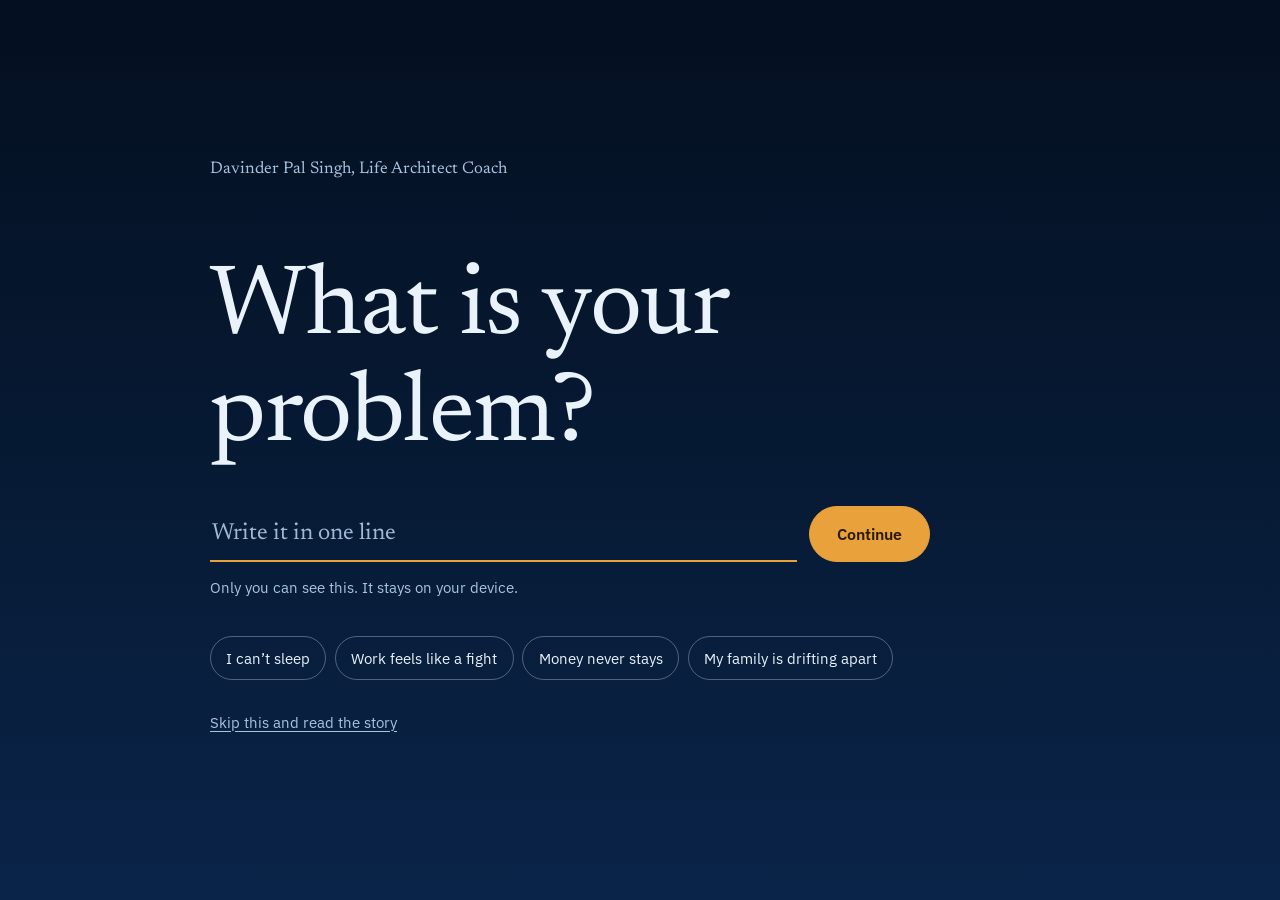
<file: index.html>
<!doctype html>
<html lang="en">
<head>
<meta charset="utf-8">
<meta name="viewport" content="width=device-width, initial-scale=1">
<title>What is your problem? — Davinder Pal Singh</title>
<meta name="description" content="A coaching journey in ten levels, beginning with your sleep. Start with a free four-minute Manifestation Calculator, then eleven days of Deep Sleep.">
<meta name="theme-color" content="#BBD9F0">

<meta property="og:type" content="website">
<meta property="og:locale" content="en_IN">
<meta property="og:title" content="Davinder Pal Singh — Life Architect Coach">
<meta property="og:description" content="A complete coaching journey in ten levels — from deep sleep to training other coaches.">
<!-- EDIT: your live site address and share image -->
<meta property="og:url" content="https://dhruvmadan01.github.io/davinderpalsingh/">
<meta name="twitter:card" content="summary_large_image">

<script>(function(r){r.classList.add('js');try{if(!location.hash&&!sessionStorage.getItem('dps.entered'))r.classList.add('is-asking')}catch(e){r.classList.add('is-asking')}})(document.documentElement)</script>
<link rel="icon" href="assets/favicon.svg" type="image/svg+xml">
<link rel="preload" href="assets/fonts/newsreader-400.woff2" as="font" type="font/woff2" crossorigin>
<link rel="preload" href="assets/fonts/plex-400.woff2" as="font" type="font/woff2" crossorigin>
<link rel="stylesheet" href="assets/css/fonts.css">
<link rel="stylesheet" href="assets/css/site.css">
</head>
<body>

<a class="skip" href="#levels">Skip to the ten levels</a>

<header class="topbar" id="topbar">
  <a class="topbar__name" href="#top">Davinder Pal Singh</a>
  <nav class="topbar__nav" aria-label="Main">
    <a href="#levels">Ten levels</a>
    <a href="calculator.html">Manifestation Calculator</a>
    <a href="#format">How it runs</a>
    <a href="#story">My story</a>
    <a href="#faq">FAQ</a>
    <a class="topbar__cta" data-wa href="#contact">Talk</a>
  </nav>
</header>

<main id="top">

  <!-- ─────────────  the question · the page opens in the dark  ───────────── -->
  <section class="ask" id="ask">
    <div class="ask__inner">
      <p class="ask__who">Davinder Pal Singh, Life Architect Coach</p>
      <form id="askForm" novalidate>
        <h1 class="ask__q"><label for="askInput">What is your problem?</label></h1>
        <div class="ask__row">
          <input id="askInput" type="text" maxlength="120" autocomplete="off" enterkeyhint="go"
                 placeholder="Write it in one line">
          <button class="btn btn--sun" type="submit">Continue</button>
        </div>
        <p class="ask__hint" id="askHint" role="status">Only you can see this. It stays on your device.</p>
      </form>
      <div class="ask__chips" aria-label="Common problems">
        <button type="button" class="chip">I can’t sleep</button>
        <button type="button" class="chip">Work feels like a fight</button>
        <button type="button" class="chip">Money never stays</button>
        <button type="button" class="chip">My family is drifting apart</button>
      </div>
      <button type="button" class="ask__skip" id="askSkip">Skip this and read the story</button>
    </div>
  </section>

  <!-- ─────────────  story · night to dawn, from Davinder's recorded account  ─────────────
       Each scene owns its own background, so ink never depends on scroll position.
       EDIT: Davinder to read and approve every line. See CONTENT-NEEDED.md -->
  <div class="story" id="story" aria-label="Davinder’s story">
    <div class="story__sky" aria-hidden="true"><span class="sun" id="sun"></span></div>

    <section class="scene scene--echo" id="echo">
      <div class="wrap scene__inner">
        <p class="echo__words" id="echoWords" tabindex="-1" hidden></p>
        <h2 class="echo__line" id="echoLine">Before you tell me your problem, let me tell you mine.</h2>
        <!-- shown only if the visitor's own words suggest they may be in danger -->
        <p class="echo__help" id="echoHelp" hidden>If you are thinking about ending your life, please talk to someone now. Tele-MANAS is free and open day and night: call <a href="tel:14416">14416</a>. In an emergency, call <a href="tel:112">112</a>.</p>
        <p class="echo__cue">Keep scrolling, or <a href="#hero">skip the story</a></p>
      </div>
    </section>

    <section class="scene scene--1">
      <div class="wrap scene__inner">
        <h3>The wound</h3>
        <p>I was a computer engineering student when the way my friends behaved left a wound in my heart. I saw how self-interested people could be with one another, and it brought tears to my eyes.</p>
      </div>
    </section>

    <section class="scene scene--2">
      <div class="wrap scene__inner">
        <h3>The question</h3>
        <p>Soon after, at a gurdwara, someone played me a shabad of Guru Gobind Singh Ji. As I listened, I got goosebumps. It was my last semester, yet only one thing mattered now.</p>
        <p class="scene__big">What is life? What is dharma? Was I born only to grow up, marry, have children, grow old and die? Or was I born human to do something more?</p>
      </div>
    </section>

    <section class="scene scene--3">
      <div class="wrap scene__inner">
        <h3>Two years</h3>
        <p>I finished my degree, left home and went to live at a gurdwara. For two years I did santhya of Sri Guru Granth Sahib Ji and lived among sadhus. Naam, Gurbani, its meaning, katha and seva: there was nothing else in my life.</p>
      </div>
    </section>

    <section class="scene scene--4">
      <div class="wrap scene__inner">
        <h3>The promise</h3>
        <p>I was my parents’ only son, and I had given my word that I would come back. So I came back. After a few months at home I felt like a burden on them, and I knew I had to do something with my life.</p>
      </div>
    </section>

    <section class="scene scene--5">
      <div class="wrap scene__inner">
        <h3>The fall, again and again</h3>
        <p class="scene__big">Twenty-six businesses. Nineteen years. Seven betrayals.</p>
        <p>I built and sold six or seven houses. I started a dairy farm on one acre, trained in artificial insemination and treated my animals with my own hands. When the farm ran at a loss I opened a retail counter in the city, then a collection centre. Then sweets, bakery, confectionery, fast food, imported fruit, juices, paneer.</p>
        <p>I failed again and again. Seven times, partners betrayed me badly. Differences came between me and my parents. Buildings went up and machinery came in, but in nineteen years money never stayed in my account.</p>
      </div>
    </section>

    <section class="scene scene--6">
      <div class="wrap scene__inner">
        <h3>What was being built</h3>
        <p>Outside, it looked like being stuck. Inside, so much was being built. I had lived in the world of the spirit and in the world of business. I had learned what betrayal is, and who stands beside you when life turns hard. Slowly I began to feel that the universe itself was teaching me, personally.</p>
        <p class="scene__big">I was a student of the University of Universe.</p>
      </div>
    </section>

    <section class="scene scene--7">
      <div class="wrap scene__inner">
        <h3>The first class</h3>
        <p>Then two relatives came to my home. Their health was poor and their minds were in pain, so I began to teach them. They told others, and eleven people came. Three of them were in a very hard place. I watched them become happier, find interest in their work again and begin to treat their families with love. They gave blessings to me and to my children.</p>
      </div>
    </section>

    <div class="dawnbreak" id="dawnbreak" aria-hidden="true"></div>

    <section class="scene scene--8">
      <div class="wrap scene__inner">
        <h3>The flow</h3>
        <p>While teaching I would begin to sweat, even in cold weather with the fan running. Energy that had been stuck in me was finally moving. All that life had given me, I had never shared. When I began to share it, the people in front of me changed, and so did I. My work began to move. For the last eleven months, I have not felt unhappy for a single day.</p>
      </div>
    </section>

    <section class="scene scene--close">
      <div class="wrap scene__inner">
        <p class="scene__big">In twenty-six businesses, not once did anyone say to me: you have fallen, now get up.</p>
        <p class="scene__big">I would like to say that to you.</p>
        <p class="close__yours" id="closeYours" hidden></p>
        <a class="btn btn--sun" href="calculator.html">Start the Manifestation Calculator</a>
      </div>
    </section>
  </div>

  <!-- ─────────────  HERO · ground level, dawn  ───────────── -->
  <section class="hero" id="hero">
    <div class="wrap hero__inner">
      <figure class="hero__photo">
        <picture>
          <source srcset="assets/davinder.webp" type="image/webp">
          <img src="assets/davinder.jpg" width="504" height="630"
               alt="Davinder Pal Singh" fetchpriority="high" decoding="async">
        </picture>
      </figure>
      <div class="hero__text">
        <p class="hero__role">Life Architect Coach</p>
        <h2 class="hero__title">
          A life doesn’t build itself.<br>
          It has to be <em>designed</em>.
        </h2>
        <p class="hero__lede">
          Everything my life taught me, I now teach in ten levels, taken in
          order, beginning with your sleep.
        </p>
        <div class="hero__actions">
          <a class="btn btn--sun" href="calculator.html">Start the Manifestation Calculator</a>
          <a class="btn btn--line" href="#levels">See the ten levels</a>
        </div>
        <p class="hero__note">Free. Four minutes. No sign-up. Your answers stay on your device.</p>
      </div>
    </div>
    <div class="horizon" aria-hidden="true"></div>
  </section>

  <!-- ─────────────  the problem  ───────────── -->
  <section class="band band--dawn" id="problem">
    <div class="wrap">
      <h2 class="h2">Does this sound familiar?</h2>
      <div class="observations">
        <p>A life has seven aspects. You may be chasing one of them — money, and the things money buys — while the other six quietly slip.</p>
        <p>Your work happens in force, not flow. Teeth gritted, from the alarm in the morning to the end of the day.</p>
        <p>Your sleep is broken. You run on tablets and still don’t feel right.</p>
        <p>Your children are growing up, and the distance between you is growing too. It is the same story in house after house.</p>
      </div>
      <p class="pullout">These are not four separate problems. The same thing is missing from all of them — structure.</p>
    </div>
  </section>

  <!-- ─────────────  the ten levels · the climb  ───────────── -->
  <section class="climb" id="levels">
    <div class="wrap">
      <header class="climb__head">
        <h2 class="h2">The ten levels</h2>
        <p class="climb__sub">Ground up, because that is the order in which a person changes: sleep, then the body, then the mind, then relationships, then children, and only then the ability to guide someone else. Open any level to see what it involves.</p>
      </header>
    </div>

    <div class="wrap ladder" id="ladder">
      <div class="ladder__rail" aria-hidden="true"><span class="ladder__fill" id="railFill"></span></div>

      <!-- Foundation -->
      <h3 class="stage" id="stage-foundation"><span>Foundation</span><small>Levels 1–3</small></h3>
      <p class="stage__why">98 days in all. First, a rested and steady body.</p>

      <article class="step" id="step-1" data-step="1">
        <div class="step__mark" aria-hidden="true"><span class="step__num">1</span></div>
        <div class="step__body">
          <h4 class="step__title">Deep Sleep</h4>
          <p class="step__meta">11 days</p>
          <p>Everything starts here. When sleep isn’t whole, the body doesn’t repair and the mind won’t hold still. Eleven days of practice to start putting sleep back where it belongs.</p>
          <!-- EDIT: drafted from the rest of this page. Davinder to confirm Activities and Progress. See CONTENT-NEEDED.md -->
          <details class="step__more" open>
            <summary>What happens at this level</summary>
            <p class="step__why"><b>Why here.</b> Comes first because the body repairs during sleep, and everything after this asks for attention and steadiness that a tired person doesn’t have.</p>
            <dl class="level">
              <div><dt>Objective</dt><dd>Build a steady sleep routine and understand what helps your own sleep go deeper.</dd></div>
              <div><dt>Activities</dt><dd>Eleven days of guided daily practice through recorded lessons and live classes, built into your own evenings and mornings.</dd></div>
              <div><dt>Duration</dt><dd>11 days of practice.</dd></div>
              <div><dt>Progress</dt><dd>You keep a short daily note of when you slept, how often you woke and how rested you felt, then compare day 11 with day 1. There is no pass mark.</dd></div>
              <div><dt>Evidence &amp; limitations</dt><dd>We have not published outcome data for this level yet. Eleven days is the length of the practice, not a promise of the result. Sleep trouble has many causes and some will not change in this time. If you snore loudly, gasp at night, or have had trouble sleeping for months, please see a doctor. Keep taking prescribed medicines unless your doctor changes them.</dd></div>
            </dl>
          </details>
        </div>
      </article>

      <article class="step" id="step-2" data-step="2">
        <div class="step__mark" aria-hidden="true"><span class="step__num">2</span></div>
        <div class="step__body">
          <h4 class="step__title">MBA with Nature <span class="step__hi">Mind Body Alignment with Nature</span></h4>
          <p class="step__meta">21 days</p>
          <p>Twenty-one days of daily practice that puts mind and body back in step with nature’s own rhythm — how you wake, how you eat, how you breathe, how you spend the day.</p>
          <!-- EDIT: drafted from the rest of this page. Davinder to confirm Activities and Progress. See CONTENT-NEEDED.md -->
          <details class="step__more">
            <summary>What happens at this level</summary>
            <p class="step__why"><b>Why here.</b> Once sleep is steadier, there is energy to change the daily habits that sit around it.</p>
            <dl class="level">
              <div><dt>Objective</dt><dd>Bring how you wake, eat, breathe and spend the day into a rhythm that suits your body.</dd></div>
              <div><dt>Activities</dt><dd>Twenty-one days of daily practice covering waking, eating, breathing and how the day is spent.</dd></div>
              <div><dt>Duration</dt><dd>21 days of practice.</dd></div>
              <div><dt>Progress</dt><dd>You compare your daily routine and energy at the end with where you began. Progress is self-reported.</dd></div>
              <div><dt>Evidence &amp; limitations</dt><dd>We have not published outcome data for this level yet. This is a lifestyle practice. If you have a health condition, are pregnant, or take regular medicine, check with your doctor before changing how you eat or breathe in practice.</dd></div>
            </dl>
          </details>
        </div>
      </article>

      <article class="step" id="step-3" data-step="3">
        <div class="step__mark" aria-hidden="true"><span class="step__num">3</span></div>
        <div class="step__body">
          <h4 class="step__title">Holistic Healing</h4>
          <p class="step__meta">66 days</p>
          <p>Understanding the body — why it breaks down, and what helps it recover. Practical, at home, through daily living rather than a cabinet of remedies. What you learn here doesn’t stop with you; it carries to your whole family and the generations after them.</p>
          <!-- EDIT: drafted from the rest of this page. Davinder to confirm Activities and Progress. See CONTENT-NEEDED.md -->
          <details class="step__more">
            <summary>What happens at this level</summary>
            <p class="step__why"><b>Why here.</b> Follows the first two levels because understanding the body lands better once you can feel the difference a steady routine makes.</p>
            <dl class="level">
              <div><dt>Objective</dt><dd>Understand why the body breaks down and what supports its recovery in daily life at home.</dd></div>
              <div><dt>Activities</dt><dd>Practical learning at home through daily living, shared with your family where it helps.</dd></div>
              <div><dt>Duration</dt><dd>66 days.</dd></div>
              <div><dt>Progress</dt><dd>You review which daily habits you have kept up, and how you feel doing them. Progress is self-reported.</dd></div>
              <div><dt>Evidence &amp; limitations</dt><dd>We have not published outcome data for this level yet. This level teaches understanding and lifestyle habits. It does not diagnose or treat disease and does not replace your doctor or your medicines.</dd></div>
            </dl>
          </details>
        </div>
      </article>

      <!-- Self -->
      <h3 class="stage" id="stage-self"><span>Self</span><small>Levels 4–5</small></h3>
      <p class="stage__why">With the body steady, you change how you work and how you connect.</p>

      <article class="step" id="step-4" data-step="4">
        <div class="step__mark" aria-hidden="true"><span class="step__num">4</span></div>
        <div class="step__body">
          <h4 class="step__title">Flow State</h4>
          <p>Most people work from a force state — every task pushed through under pressure, by compulsion. Flow is the opposite. Work, relationships, a function at home, anything: you move through it without grinding.</p>
          <!-- EDIT: drafted from the rest of this page. Davinder to confirm Activities, Duration and Progress. See CONTENT-NEEDED.md -->
          <details class="step__more">
            <summary>What happens at this level</summary>
            <p class="step__why"><b>Why here.</b> With the body steady, attention turns to how you work and act each day.</p>
            <dl class="level">
              <div><dt>Objective</dt><dd>Move from pushing through tasks under pressure to working with more ease.</dd></div>
              <div><dt>Activities</dt><dd>Recorded lessons and live classes applied to your own work, relationships and home life.</dd></div>
              <div><dt>Duration</dt><dd>Not listed yet. Ask on WhatsApp.</dd></div>
              <div><dt>Progress</dt><dd>You compare how often your days feel forced with where you began. Progress is self-reported.</dd></div>
              <div><dt>Evidence &amp; limitations</dt><dd>We have not published outcome data for this level yet. Experiences of flow vary from person to person. Heavy workload, money pressure or a difficult workplace are real, and a change in attitude alone will not remove them.</dd></div>
            </dl>
          </details>
        </div>
      </article>

      <article class="step" id="step-5" data-step="5">
        <div class="step__mark" aria-hidden="true"><span class="step__num">5</span></div>
        <div class="step__body">
          <h4 class="step__title">Intimacy Mastery</h4>
          <p class="step__meta">For married and adult participants</p>
          <p>Understanding the energy of married life. People reach for tablets and one medicine after another to meet desire, and neither the depth nor the satisfaction ever arrives. This level works on the understanding instead — ease, restraint, and real connection.</p>
          <!-- EDIT: drafted from the rest of this page. Davinder to confirm Activities, Duration and Progress. See CONTENT-NEEDED.md -->
          <details class="step__more">
            <summary>What happens at this level</summary>
            <p class="step__why"><b>Why here.</b> Comes after the Self stage has begun, because connection asks for a settled body and mind.</p>
            <dl class="level">
              <div><dt>Objective</dt><dd>Understand the energy of married life, with more ease, restraint and connection.</dd></div>
              <div><dt>Activities</dt><dd>Recorded lessons and live classes for married and adult participants.</dd></div>
              <div><dt>Duration</dt><dd>Not listed yet. Ask on WhatsApp.</dd></div>
              <div><dt>Progress</dt><dd>This stays private to you. You reflect on it yourself or with your partner, and nothing needs to be reported to anyone.</dd></div>
              <div><dt>Evidence &amp; limitations</dt><dd>We have not published outcome data for this level yet. This is education, not medical care or therapy. Physical concerns belong with a doctor, and prescribed medicine should only be changed with your doctor’s advice. If there is fear or harm in a relationship, please reach out to a qualified professional.</dd></div>
            </dl>
          </details>
        </div>
      </article>

      <!-- Family -->
      <h3 class="stage" id="stage-family"><span>Family</span><small>Levels 6–7</small></h3>
      <p class="stage__why">What you have steadied in yourself reaches the people at home.</p>

      <article class="step" id="step-6" data-step="6">
        <div class="step__mark" aria-hidden="true"><span class="step__num">6</span></div>
        <div class="step__body">
          <h4 class="step__title">Conscious Conceiving</h4>
          <p>For couples who want to carry forward what they have built. Rather than leaving a child to chance, preparing deliberately for one whose energy matches both parents and whose direction aligns with theirs.</p>
          <!-- EDIT: drafted from the rest of this page. Davinder to confirm Activities, Duration and Progress. See CONTENT-NEEDED.md -->
          <details class="step__more">
            <summary>What happens at this level</summary>
            <p class="step__why"><b>Why here.</b> Comes after Self, because it asks both partners to bring what they have already built.</p>
            <dl class="level">
              <div><dt>Objective</dt><dd>Prepare deliberately, as a couple, for bringing a child into your life.</dd></div>
              <div><dt>Activities</dt><dd>Recorded lessons and live classes for couples who want to prepare together.</dd></div>
              <div><dt>Duration</dt><dd>Not listed yet. Ask on WhatsApp.</dd></div>
              <div><dt>Progress</dt><dd>You and your partner review your own preparation together. Progress is self-reported.</dd></div>
              <div><dt>Evidence &amp; limitations</dt><dd>We have not published outcome data for this level yet. This is not fertility treatment or medical advice. Nothing here can decide or guarantee a child’s health, nature or direction. Please take questions about conception and pregnancy to your doctor.</dd></div>
            </dl>
          </details>
        </div>
      </article>

      <article class="step" id="step-7" data-step="7">
        <div class="step__mark" aria-hidden="true"><span class="step__num">7</span></div>
        <div class="step__body">
          <h4 class="step__title">Conscious Parenting</h4>
          <p>What a parent’s own nature needs to be, what to keep a child occupied with from the very start, and how their mindset takes shape. Much of the relationship you have as they grow up is shaped right here.</p>
          <!-- EDIT: drafted from the rest of this page. Davinder to confirm Activities, Duration and Progress. See CONTENT-NEEDED.md -->
          <details class="step__more">
            <summary>What happens at this level</summary>
            <p class="step__why"><b>Why here.</b> Follows naturally for parents, and draws on the steadiness built in the levels before it.</p>
            <dl class="level">
              <div><dt>Objective</dt><dd>Understand what your own nature brings to parenting, what fills a child’s early days and how their mindset forms.</dd></div>
              <div><dt>Activities</dt><dd>Recorded lessons and live classes applied to everyday life with your child.</dd></div>
              <div><dt>Duration</dt><dd>Not listed yet. Ask on WhatsApp.</dd></div>
              <div><dt>Progress</dt><dd>You reflect on how daily life and your relationship with your child are changing. Progress is self-reported.</dd></div>
              <div><dt>Evidence &amp; limitations</dt><dd>We have not published outcome data for this level yet. No approach can guarantee how a child turns out or how a relationship goes. Please take concerns about a child’s health, development or wellbeing to a paediatrician or qualified professional.</dd></div>
            </dl>
          </details>
        </div>
      </article>

      <!-- Life -->
      <h3 class="stage" id="stage-life"><span>Life</span><small>Level 8</small></h3>
      <p class="stage__why">Everything so far, held together.</p>

      <article class="step" id="step-8" data-step="8">
        <div class="step__mark" aria-hidden="true"><span class="step__num">8</span></div>
        <div class="step__body">
          <h4 class="step__title">The Seven Aspects of Life</h4>
          <p>Money is one of the seven. What the other six are, why they slip away, and how to carry all seven at once. This is where the first seven levels come together.</p>
          <!-- EDIT: drafted from the rest of this page. Davinder to confirm Activities, Duration and Progress. See CONTENT-NEEDED.md -->
          <details class="step__more">
            <summary>What happens at this level</summary>
            <p class="step__why"><b>Why here.</b> Sits here because it brings the first seven levels together.</p>
            <dl class="level">
              <div><dt>Objective</dt><dd>Learn what the seven aspects of life are, why they slip, and how to hold all seven at once.</dd></div>
              <div><dt>Activities</dt><dd>Recorded lessons and live classes working through each aspect in your own life.</dd></div>
              <div><dt>Duration</dt><dd>Not listed yet. Ask on WhatsApp.</dd></div>
              <div><dt>Progress</dt><dd>You review each aspect against where you began. Progress is self-reported.</dd></div>
              <div><dt>Evidence &amp; limitations</dt><dd>We have not published outcome data for this level yet. How much a person can change in each aspect depends on circumstances as well as effort.</dd></div>
            </dl>
          </details>
        </div>
      </article>

      <!-- Expansion -->
      <h3 class="stage" id="stage-expansion"><span>Expansion</span><small>Levels 9–10</small></h3>
      <p class="stage__why">What you have lived, you can now teach.</p>

      <article class="step" id="step-9" data-step="9">
        <div class="step__mark" aria-hidden="true"><span class="step__num">9</span></div>
        <div class="step__body">
          <h4 class="step__title">Train the Trainer</h4>
          <p>Anyone who gets this far is no longer only a student — they become a coach. How to teach it, and how to fold your own experience back into the system.</p>
          <!-- EDIT: drafted from the rest of this page. Davinder to confirm Activities, Duration and Progress. See CONTENT-NEEDED.md -->
          <details class="step__more">
            <summary>What happens at this level</summary>
            <p class="step__why"><b>Why here.</b> Comes after the first eight, because you can only teach what you have lived through.</p>
            <dl class="level">
              <div><dt>Objective</dt><dd>Learn how to teach this work and how to bring your own experience into it.</dd></div>
              <div><dt>Activities</dt><dd>Learning to teach, through recorded lessons and live classes.</dd></div>
              <div><dt>Duration</dt><dd>Not listed yet. Ask on WhatsApp.</dd></div>
              <div><dt>Progress</dt><dd>How readiness to teach is judged is not published yet. Ask before you reach this level.</dd></div>
              <div><dt>Evidence &amp; limitations</dt><dd>We have not published outcome data for this level yet. Becoming a coach here is not a medical, psychological or counselling qualification. Coaches should not diagnose, treat or advise on medicines.</dd></div>
            </dl>
          </details>
        </div>
      </article>

      <article class="step" id="step-10" data-step="10">
        <div class="step__mark" aria-hidden="true"><span class="step__num">10</span></div>
        <div class="step__body">
          <h4 class="step__title">Ecosystem</h4>
          <p>A full structure for coaches — organic reach on social media, a platform to teach from, and a way to earn from the work. Not on your own; with the whole system behind you.</p>
          <!-- EDIT: drafted from the rest of this page. Davinder to confirm Activities, Duration and Progress. See CONTENT-NEEDED.md -->
          <details class="step__more">
            <summary>What happens at this level</summary>
            <p class="step__why"><b>Why here.</b> Comes last because it supports people who are already teaching.</p>
            <dl class="level">
              <div><dt>Objective</dt><dd>Support coaches with a way to reach people, a platform to teach from and a way to earn from the work.</dd></div>
              <div><dt>Activities</dt><dd>Working within the coaching system: organic social media reach and teaching on the platform.</dd></div>
              <div><dt>Duration</dt><dd>Not listed yet. Ask on WhatsApp.</dd></div>
              <div><dt>Progress</dt><dd>How this level is reviewed is not published yet. Ask before you reach this level.</dd></div>
              <div><dt>Evidence &amp; limitations</dt><dd>We have not published outcome data for this level yet. No income is promised. What a coach earns depends on their effort, their audience and many things outside this programme.</dd></div>
            </dl>
          </details>
        </div>
      </article>
    </div>
  </section>

  <!-- ─────────────  manifestation calculator  ───────────── -->
  <section class="band band--tool" id="tool">
    <div class="wrap tool">
      <div class="tool__text">
        <h2 class="h2 h2--light">The Manifestation Calculator</h2>
        <p>Take your problem through eighteen honest questions across nine areas, in about four minutes.</p>
        <p>You get a personal reading, your next actions, a seven-day experiment to track and a follow-up check to see how your answers move. Free, with no sign-up.</p>
        <p class="tool__note">Your manifestation score is a way to reflect, not a prediction. It is not the chance of reaching your goal. The weights on the right show what this coaching emphasises; they have not been statistically validated.</p>
        <a class="btn btn--sun" href="calculator.html">Start the Manifestation Calculator</a>
      </div>
      <ul class="tool__dims">
        <li><span>Action</span><b>25</b></li>
        <li><span>Focus</span><b>20</b></li>
        <li><span>Exposure</span><b>10</b></li>
        <li><span>Conception</span><b>10</b></li>
        <li><span>Feeling</span><b>8</b></li>
        <li><span>Intention</span><b>8</b></li>
        <li><span>Belief</span><b>8</b></li>
        <li><span>Consistency</span><b>6</b></li>
        <li><span>Adoptability</span><b>5</b></li>
      </ul>
    </div>
  </section>

  <!-- ─────────────  sample lesson: stays hidden until a real lesson exists  ─────────────
       EDIT: to switch this on, set SAMPLE_LESSON_ID in assets/js/site.js to the
       YouTube ID of a real lesson from Davinder. Nothing shows until then. -->
  <section class="band band--tool band--flat" id="sample" hidden>
    <div class="wrap sample">
      <div class="sample__text">
        <h2 class="h2 h2--light">Try a lesson first</h2>
        <p>A free lesson from the first level, so you can see how Davinder teaches before you decide anything.</p>
      </div>
      <div class="sample__video" id="sampleVideo"></div>
    </div>
  </section>

  <!-- ─────────────  how it runs  ───────────── -->
  <section class="band band--deep" id="format">
    <div class="wrap">
      <h2 class="h2 h2--light">Start small</h2>
      <p class="format__lede">The full journey is long, and you don’t have to decide on it today. Each step below stands on its own.</p>
      <!-- EDIT: confirm that a person can join Deep Sleep alone and decide about Level 2 afterwards -->
      <ol class="path">
        <li><b>See where you stand</b><span>Take the free Manifestation Calculator and get your report.</span></li>
        <li><b>Try it for a week</b><span>Run your seven-day experiment and take the follow-up check.</span></li>
        <li><b>Talk</b><span>Ask Davinder anything on WhatsApp. There is no obligation.</span></li>
        <li><b>Begin with eleven days</b><span>Deep Sleep is the first level. Decide about the next one after that.</span></li>
      </ol>

      <h3 class="h3 h3--light">How it runs</h3>
      <dl class="facts">
        <div class="fact">
          <dt>Length</dt>
          <dd>The full journey runs two to three years, because every level needs time to settle before the next one holds. It is taken one level at a time.</dd>
        </div>
        <div class="fact">
          <dt>Method</dt>
          <dd>Part of it is recorded, to work through at your own pace. Live classes run alongside throughout.</dd>
        </div>
        <div class="fact">
          <dt>Order</dt>
          <dd>Levels are taken in sequence. Deep Sleep comes first, because very little after it holds without it.</dd>
        </div>
        <!-- EDIT: Davinder to confirm which languages new batches will run in -->
        <div class="fact">
          <dt>Language</dt>
          <dd>Classes so far have been with Punjabi-speaking participants. Ask on WhatsApp which language your batch will run in.</dd>
        </div>
      </dl>
    </div>
  </section>

  <!-- ─────────────  about  ───────────── -->
  <section class="band band--deeper" id="about">
    <div class="wrap about">
      <figure class="about__portrait">
        <picture>
          <source srcset="assets/davinder.webp" type="image/webp">
          <img src="assets/davinder.jpg" width="504" height="630"
               alt="Davinder Pal Singh" loading="lazy" decoding="async">
        </picture>
      </figure>
      <div class="about__text">
        <h2 class="h2 h2--light">Why I teach this</h2>
        <p>I teach people to build the structure of a life. Not treatment, not sermons — structure. The way an architect draws the plan before anything gets built, a life is understood first and lived second.</p>
        <p>These ten levels did not come out of a book. They follow the order in which a person actually changes — sleep first, then the body, then the mind, then relationships, then children, and after all of that, the capacity to take someone else’s hand.</p>
        <p>What the Creator gave me, I want to bring to people. Until now I have taught Punjabi-speaking people. Now I want to bring this work to India’s big cities too.</p>
        <!-- EDIT: add real numbers if Davinder has them: people taught, batches run, formal training -->
        <p class="about__sign">— Davinder Pal Singh</p>
      </div>
    </div>
  </section>

  <!-- ─────────────  participant feedback: stays hidden until real feedback exists  ─────────────
       EDIT: remove the "hidden" attribute once you have real feedback. Use real
       participants, with their written permission, and describe what they
       experienced. No invented quotes, and no cure or income claims. -->
  <section class="band band--plain" id="feedback" hidden>
    <div class="wrap">
      <h2 class="h2 h2--light">From people who have done this</h2>
      <div class="voices">
        <figure class="voice">
          <blockquote>Participant’s own words go here.</blockquote>
          <figcaption>First name, city, level completed</figcaption>
        </figure>
      </div>
    </div>
  </section>

  <!-- ─────────────  FAQ  ───────────── -->
  <section class="band band--plain" id="faq">
    <div class="wrap">
      <h2 class="h2 h2--light">Questions people ask</h2>
      <div class="faq">
        <!-- EDIT: confirm this answer. See CONTENT-NEEDED.md -->
        <details>
          <summary>Do I have to commit to two or three years?</summary>
          <p>No. Two to three years is how long the whole journey takes. You begin with Deep Sleep, which is eleven days, and decide about the next level after that.</p>
        </details>
        <!-- EDIT: add real fees, or keep this answer. See CONTENT-NEEDED.md -->
        <details>
          <summary>What does it cost?</summary>
          <p>The Manifestation Calculator is free. Fees for the levels are not listed here yet, so please ask on WhatsApp and you will have the answer before you decide anything.</p>
        </details>
        <details>
          <summary>Will eleven days fix my sleep?</summary>
          <p>It may help, but nobody can promise that. Eleven days is the length of the practice. Sleep trouble has many causes, and if yours is long-standing or worrying, please see a doctor.</p>
        </details>
        <details>
          <summary>Should I stop my medicines?</summary>
          <p>No. Please do not stop or change any medicine because of something you read or learn here. Talk to your doctor first.</p>
        </details>
        <details>
          <summary>Is this medical treatment or therapy?</summary>
          <p>No. This coaching is for lifestyle, understanding and personal development. It does not diagnose or treat any condition, and it does not replace your doctor or a mental health professional.</p>
        </details>
        <details>
          <summary>How are the sessions delivered?</summary>
          <p>Part of it is recorded, to work through at your own pace, with live classes alongside throughout.</p>
        </details>
        <details>
          <summary>Are the Intimacy Mastery and Conscious Conceiving levels for everyone?</summary>
          <p>Intimacy Mastery is for married and adult participants. Conscious Conceiving is for couples who want to prepare for a child. If a level doesn’t apply to your life, ask on WhatsApp how it works for you.</p>
        </details>
        <details>
          <summary>Is the manifestation score scientific?</summary>
          <p>No. It is a structured way to reflect on your own answers. It hasn’t been scientifically validated, and it doesn’t predict whether you will reach your goal.</p>
        </details>
      </div>
    </div>
  </section>

  <!-- ─────────────  privacy and boundaries  ───────────── -->
  <section class="band band--plain" id="privacy">
    <div class="wrap">
      <h2 class="h2 h2--light">Privacy and boundaries</h2>
      <div class="bounds">
        <div>
          <h3 class="h3 h3--light">Your privacy</h3>
          <ul>
            <li>Your Manifestation Calculator answers, report and tracker stay in your own browser. They are not sent to us.</li>
            <li>This site has no sign-up, and no advertising or analytics trackers.</li>
            <li>If you choose to send a message, it goes through WhatsApp, and Davinder will see what you wrote.</li>
            <li>Clearing your browser data deletes your saved checks.</li>
          </ul>
        </div>
        <div>
          <h3 class="h3 h3--light">The boundaries of this work</h3>
          <ul>
            <li>This is coaching, not medical care, therapy or a crisis service.</li>
            <li>Results differ from person to person, and no outcome is guaranteed.</li>
            <li>Please keep seeing your doctor, and keep taking prescribed medicine unless they change it.</li>
            <li>Levels 5 and 6 are for adults only.</li>
          </ul>
        </div>
      </div>
      <p class="bounds__help"><b>If you are struggling right now,</b> please don’t wait for a class. In India, Tele-MANAS is free and open day and night in many languages: call <a href="tel:14416">14416</a> or <a href="tel:18008914416">1800-89-14416</a>. In an emergency, call <a href="tel:112">112</a>.</p>
    </div>
  </section>

  <!-- ─────────────  vision  ───────────── -->
  <section class="band band--high" id="vision">
    <div class="wrap vision">
      <h2 class="h2 h2--light">Thousands of coaches — that is what changes things</h2>
      <p>How many households can one person reach? Real change arrives when thousands of people understand this and go on to teach it.</p>
      <p>That is why the journey ends with becoming a coach — and why the real work starts exactly there.</p>
    </div>
  </section>

  <!-- ─────────────  contact  ───────────── -->
  <section class="band band--highest" id="contact">
    <div class="wrap contact">
      <div class="contact__intro">
        <h2 class="h2 h2--light">Where do you start?</h2>
        <p>With eleven days of Deep Sleep, or with a question. Send a note below and we’ll carry it on over WhatsApp. There is no obligation.</p>
      </div>

      <form class="form" id="enquiry" novalidate>
        <div class="field">
          <label for="f-name">Your name</label>
          <input id="f-name" name="name" type="text" autocomplete="name" required>
        </div>
        <div class="field">
          <label for="f-city">City</label>
          <input id="f-city" name="city" type="text" autocomplete="address-level2">
        </div>
        <div class="field field--wide">
          <label for="f-ask">What would you like to know?</label>
          <textarea id="f-ask" name="ask" rows="3"></textarea>
        </div>
        <div class="field field--wide">
          <button class="btn btn--sun btn--full" type="submit">Send on WhatsApp</button>
          <p class="form__note" id="formNote">Your message opens in WhatsApp — send it from there.</p>
        </div>
      </form>
    </div>
  </section>
</main>

<footer class="foot">
  <div class="wrap foot__inner">
    <p class="foot__name">Davinder Pal Singh — Life Architect Coach</p>
    <p class="foot__note">This coaching is for lifestyle, understanding and personal development. It is not a substitute for medical advice, diagnosis or treatment. Please consult your doctor about any health condition, and before changing any medication. <a href="#privacy">Privacy and boundaries</a></p>
    <p class="foot__copy">© <span id="yr">2026</span> Davinder Pal Singh</p>
  </div>
</footer>

<script src="assets/js/site.js"></script>
</body>
</html>
</file>
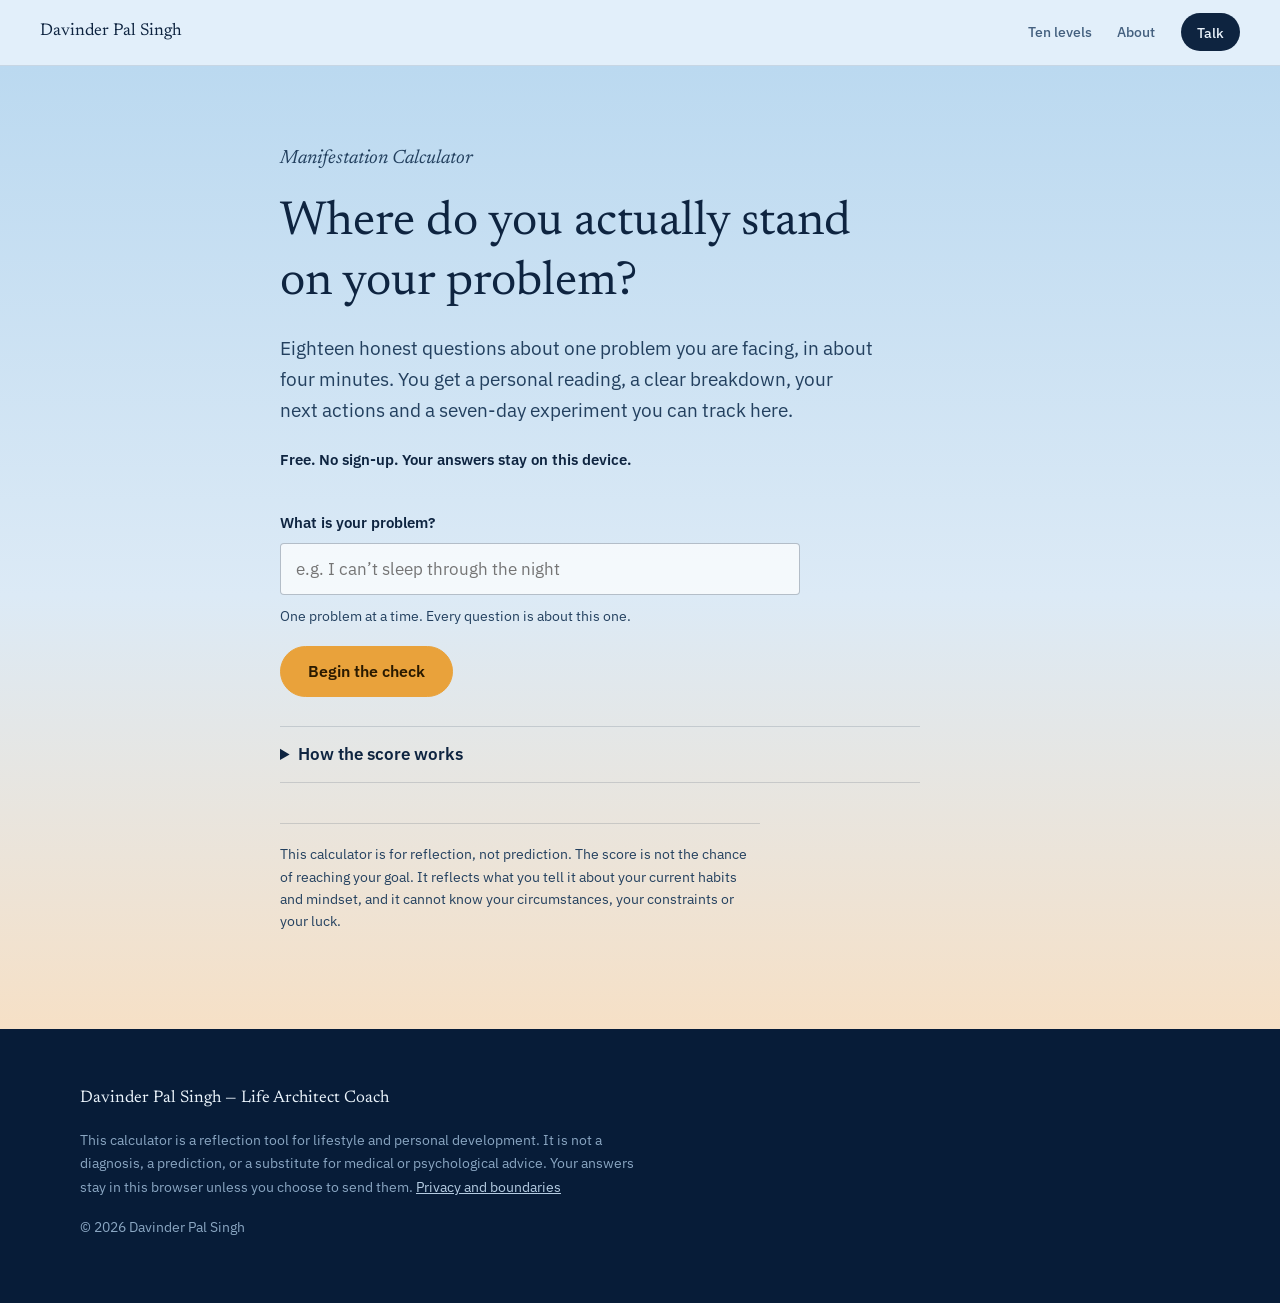
<file: calculator.html>
<!doctype html>
<html lang="en">
<head>
<meta charset="utf-8">
<meta name="viewport" content="width=device-width, initial-scale=1">
<title>Manifestation Calculator — Davinder Pal Singh</title>
<meta name="description" content="A free manifestation assessment across nine areas of how you are approaching one problem: action, focus, exposure, conception, feeling, intention, belief, consistency and adoptability.">
<meta name="theme-color" content="#BBD9F0">
<meta property="og:type" content="website">
<meta property="og:locale" content="en_IN">
<meta property="og:title" content="Manifestation Calculator — Davinder Pal Singh">
<meta property="og:description" content="Nine areas, eighteen questions. A free reflection on where you stand and what to work on.">

<link rel="icon" href="assets/favicon.svg" type="image/svg+xml">
<link rel="preload" href="assets/fonts/newsreader-400.woff2" as="font" type="font/woff2" crossorigin>
<link rel="preload" href="assets/fonts/plex-400.woff2" as="font" type="font/woff2" crossorigin>
<link rel="stylesheet" href="assets/css/fonts.css">
<link rel="stylesheet" href="assets/css/site.css">
<link rel="stylesheet" href="assets/css/calculator.css">
</head>
<body class="calc-body">

<a class="skip" href="#goal">Skip to the check</a>

<header class="topbar is-stuck" id="topbar">
  <a class="topbar__name" href="index.html">Davinder Pal Singh</a>
  <nav class="topbar__nav" aria-label="Main">
    <a href="index.html#levels">Ten levels</a>
    <a href="index.html#about">About</a>
    <a class="topbar__cta" data-wa href="index.html#contact">Talk</a>
  </nav>
</header>

<main class="calc">

  <!-- ─────────────  intro  ───────────── -->
  <section class="panel panel--intro is-on" id="panel-intro">
    <div class="wrap calc__intro">
      <p class="hero__role">Manifestation Calculator</p>
      <h1 class="calc__title">Where do you actually stand<br>on your problem?</h1>
      <p class="calc__lede">
        Eighteen honest questions about one problem you are facing, in about four
        minutes. You get a personal reading, a clear breakdown, your next
        actions and a seven-day experiment you can track here.
      </p>
      <p class="calc__free">Free. No sign-up. Your answers stay on this device.</p>

      <div class="returning" id="returning" hidden></div>

      <form id="startForm" class="calc__start" novalidate>
        <label for="goal">What is your problem?</label>
        <input id="goal" type="text" maxlength="120"
               placeholder="e.g. I can’t sleep through the night" autocomplete="off">
        <p class="calc__hint" id="goalHint">One problem at a time. Every question is about this one.</p>
        <button class="btn btn--sun" type="submit">Begin the check</button>
      </form>

      <noscript>
        <p class="calc__hint">This check needs JavaScript switched on to run.</p>
      </noscript>

      <details class="explain">
        <summary>How the score works</summary>
        <div class="explain__body">
          <p>You answer two questions in each of nine dimensions, from 0 to 10. The two answers are averaged, the average out of 10 is multiplied by that dimension’s weight, and the nine results are added to make a score out of 100.</p>
          <p>Action carries 25 of the 100 points and Focus 20. Exposure and Conception carry 10 each, Feeling, Intention and Belief 8 each, Consistency 6 and Adoptability 5.</p>
          <p>The weights show what this coaching framework emphasises. They have not been statistically validated.</p>
        </div>
      </details>

      <p class="calc__disclaimer">
        This calculator is for reflection, not prediction. The score is not the chance
        of reaching your goal. It reflects what you tell it about your current
        habits and mindset, and it cannot know your circumstances, your
        constraints or your luck.
      </p>
    </div>
  </section>

  <!-- ─────────────  assessment  ───────────── -->
  <section class="panel panel--assess" id="panel-assess">
    <div class="wrap">
      <div class="progress">
        <div class="progress__bar" id="progBar" role="progressbar" aria-label="Questions answered"
             aria-valuemin="0" aria-valuemax="18" aria-valuenow="0"><span class="progress__fill" id="progFill"></span></div>
        <p class="progress__label" id="progLabel" aria-live="polite">Step 1 of 9</p>
      </div>

      <div class="step-head">
        <h2 class="calc__h2" id="dimName">Action</h2>
        <p class="calc__dimblurb" id="dimBlurb"></p>
      </div>

      <form id="qForm" class="qset"></form>

      <div class="calc__nav">
        <button class="btn btn--line" type="button" id="btnBack">Previous</button>
        <button class="btn btn--sun" type="button" id="btnNext">Next</button>
      </div>
      <p class="calc__hint" id="qHint" role="status"></p>
    </div>
  </section>

  <!-- ─────────────  results  ───────────── -->
  <section class="panel panel--results" id="panel-results">
    <div class="wrap">
      <div class="results__top">
        <p class="results__for" id="resultsFor"></p>
        <p class="results__date" id="resultsDate"></p>
      </div>

      <div class="score">
        <div class="score__figure">
          <span class="score__num" id="scoreNum">0</span>
          <span class="score__outof">/ 100</span>
        </div>
        <div class="score__read">
          <p class="score__label">Your manifestation score</p>
          <h2 class="calc__h2" id="bandName">—</h2>
          <p id="bandNote"></p>
          <p class="score__resist" id="resistLine"></p>
        </div>
      </div>
      <p class="score__honest">This reflects what you told it today. It is not a prediction, and it is not the chance of reaching your goal.</p>

      <h3 class="results__h3">Your reading</h3>
      <div class="reading" id="reading"></div>

      <h3 class="results__h3">Your next actions</h3>
      <ol class="actions" id="actions"></ol>

      <h3 class="results__h3">Your seven-day experiment</h3>
      <div class="experiment" id="experiment">
        <p class="experiment__dim" id="experimentDim"></p>
        <p class="experiment__text" id="experimentText"></p>
        <fieldset class="tracker">
          <legend>Tick each day you did it</legend>
          <div class="tracker__days" id="trackerDays"></div>
          <label class="tracker__label" for="trackerNote">What did you notice? (optional)</label>
          <textarea class="tracker__note" id="trackerNote" rows="2" maxlength="500"></textarea>
          <p class="experiment__after" id="trackerStatus" aria-live="polite"></p>
        </fieldset>
      </div>

      <h3 class="results__h3">The five areas</h3>
      <ul class="bars" id="composites"></ul>

      <h3 class="results__h3">All nine dimensions</h3>
      <ul class="bars bars--fine" id="dimensions"></ul>

      <details class="explain explain--dark">
        <summary>How your score was worked out</summary>
        <div class="explain__body">
          <p>Each dimension is the average of your two answers. That average, divided by 10, is multiplied by the dimension’s weight. The nine results are added together.</p>
          <div class="sums__scroll">
            <table class="sums">
              <thead><tr><th scope="col">Dimension</th><th scope="col">Average</th><th scope="col">Weight</th><th scope="col">Points</th></tr></thead>
              <tbody id="sumRows"></tbody>
              <tfoot><tr><th scope="row" colspan="3">Total, then rounded to <span id="sumRounded"></span></th><td id="sumExact"></td></tr></tfoot>
            </table>
          </div>
          <p>Score bands: 80 and above is Well aligned, 60 to 79 is Mostly aligned, 40 to 59 is Uneven, and below 40 is Early. The same answers always give the same score.</p>
          <p>The weights show what this coaching framework emphasises. They have not been statistically validated, so read the score as a way to reflect, not as a measurement.</p>
        </div>
      </details>

      <div class="callouts" id="callouts">
        <div class="callout callout--block" id="calloutBlock">
          <h3>Biggest blocker</h3>
          <p class="callout__name" id="blockerName">—</p>
          <p id="blockerWhy"></p>
        </div>
        <div class="callout callout--strong" id="calloutStrong">
          <h3>Strongest dimension</h3>
          <p class="callout__name" id="strongName">—</p>
          <p id="strongWhy"></p>
        </div>
      </div>

      <div id="boardWrap">
        <h3 class="results__h3">Your DO / DON’T board</h3>
        <p class="results__sub" id="boardSub"></p>
        <div class="board">
          <div class="board__col board__col--do">
            <h4>Do</h4>
            <ul id="doList"></ul>
          </div>
          <div class="board__col board__col--dont">
            <h4>Don’t</h4>
            <ul id="dontList"></ul>
          </div>
        </div>
      </div>

      <div class="history" id="history" hidden>
        <h3 class="results__h3">Your checks over time</h3>
        <p class="results__sub" id="historySub"></p>
        <ul class="changes" id="historyChanges"></ul>
        <div id="historyChart"></div>
      </div>

      <h3 class="results__h3">Keep your report</h3>
      <div class="calc__nav calc__nav--tight">
        <button class="btn btn--line" type="button" id="btnCopy">Copy report</button>
        <button class="btn btn--line" type="button" id="btnDownload">Download report</button>
      </div>
      <p class="results__sub results__sub--status" id="reportStatus" role="status"></p>

      <h3 class="results__h3">What next?</h3>
      <p class="results__sub">Run the experiment first, then come back for the follow-up. If you would like to talk it through, Davinder’s first level is Deep Sleep, eleven days. Nothing here asks you to commit further than that.</p>
      <div class="calc__nav calc__nav--tight">
        <button class="btn btn--sun" type="button" id="btnFollow">Take the follow-up check</button>
        <a class="btn btn--line" id="btnTalk" href="index.html#contact">Talk it through on WhatsApp</a>
        <button class="btn btn--line" type="button" id="btnNew">Check a different problem</button>
      </div>
      <p class="calc__disclaimer">
        Saved in this browser only, so you can compare later. Nothing is sent
        anywhere unless you choose to. The WhatsApp button opens a message with
        your problem and score, which you can read before sending.
        <a href="index.html#privacy">Privacy and boundaries</a>
      </p>
    </div>
  </section>
</main>

<footer class="foot">
  <div class="wrap foot__inner">
    <p class="foot__name">Davinder Pal Singh — Life Architect Coach</p>
    <p class="foot__note">This calculator is a reflection tool for lifestyle and personal development. It is not a diagnosis, a prediction, or a substitute for medical or psychological advice. Your answers stay in this browser unless you choose to send them. <a href="index.html#privacy">Privacy and boundaries</a></p>
    <p class="foot__copy">© <span id="yr">2026</span> Davinder Pal Singh</p>
  </div>
</footer>

<script src="assets/js/site.js"></script>
<script src="assets/js/calculator-data.js"></script>
<script src="assets/js/calculator.js"></script>
</body>
</html>
</file>
<file: assets/css/fonts.css>
/* Self-hosted typefaces — SIL Open Font License 1.1.
   licenses: assets/fonts/LICENSE-*.txt
   Served from this domain so the page never waits on a third party. */

/* ── Newsreader · display ── */
@font-face{font-family:Newsreader;font-style:normal;font-weight:400;font-display:swap;src:url("../fonts/newsreader-400.woff2") format("woff2");unicode-range:U+0000-00FF,U+0131,U+0152-0153,U+02BB-02BC,U+02C6,U+02DA,U+02DC,U+0304,U+0308,U+0329,U+2000-206F,U+20AC,U+2122,U+2191,U+2193,U+2212,U+2215,U+FEFF,U+FFFD}
@font-face{font-family:Newsreader;font-style:italic;font-weight:400;font-display:swap;src:url("../fonts/newsreader-400i.woff2") format("woff2");unicode-range:U+0000-00FF,U+0131,U+0152-0153,U+02BB-02BC,U+02C6,U+02DA,U+02DC,U+0304,U+0308,U+0329,U+2000-206F,U+20AC,U+2122,U+2191,U+2193,U+2212,U+2215,U+FEFF,U+FFFD}

/* ── IBM Plex Sans · text ── */
@font-face{font-family:"IBM Plex Sans";font-style:normal;font-weight:400;font-display:swap;src:url("../fonts/plex-400.woff2") format("woff2");unicode-range:U+0000-00FF,U+0131,U+0152-0153,U+02BB-02BC,U+02C6,U+02DA,U+02DC,U+0304,U+0308,U+0329,U+2000-206F,U+20AC,U+2122,U+2191,U+2193,U+2212,U+2215,U+FEFF,U+FFFD}
@font-face{font-family:"IBM Plex Sans";font-style:normal;font-weight:500;font-display:swap;src:url("../fonts/plex-500.woff2") format("woff2");unicode-range:U+0000-00FF,U+0131,U+0152-0153,U+02BB-02BC,U+02C6,U+02DA,U+02DC,U+0304,U+0308,U+0329,U+2000-206F,U+20AC,U+2122,U+2191,U+2193,U+2212,U+2215,U+FEFF,U+FFFD}
@font-face{font-family:"IBM Plex Sans";font-style:normal;font-weight:600;font-display:swap;src:url("../fonts/plex-600.woff2") format("woff2");unicode-range:U+0000-00FF,U+0131,U+0152-0153,U+02BB-02BC,U+02C6,U+02DA,U+02DC,U+0304,U+0308,U+0329,U+2000-206F,U+20AC,U+2122,U+2191,U+2193,U+2212,U+2215,U+FEFF,U+FFFD}
</file>
<file: assets/css/site.css>
/* ============================================================
   Davinder Pal Singh — Life Architect Coach
   Concept: the page is one continuous sky. Scrolling down is
   climbing. Dawn horizon at the top, high azure at the bottom.
   ============================================================ */

:root{
  /* sky, ground to stratosphere */
  --zenith:#BBD9F0;
  --morning:#DCEAF6;
  --dawn:#F6E0C6;
  --haze:#EAF1F8;
  --mid:#6BA6D8;
  --azure:#15437C;
  --deep:#0C2B52;
  --strato:#071C38;

  --sun:#E9A23B;
  --ink:#0E2440;
  --ink-soft:#44607F;
  --ink-mid:#23405F;   /* secondary text on mid-sky */
  --ink-meta:#14406F;  /* duration / meta on mid-sky */
  --light:#EAF3FB;
  --light-soft:#A8C4DF;

  --rail-col:92px;
  --railx:28px;

  --measure:66ch;
  --gutter:clamp(1.25rem,5vw,2.5rem);
  --bandpad:clamp(3.5rem,7vw,6rem);

  --sans:"IBM Plex Sans",system-ui,-apple-system,sans-serif;
  --serif:Newsreader,Georgia,"Times New Roman",serif;
}

*,*::before,*::after{box-sizing:border-box}

[id]{scroll-margin-top:84px}

/* html paints the overscroll gutter (matches the footer); body paints the
   strip behind the sticky bar (matches the top of the hero sky). */
html{scroll-behavior:smooth;-webkit-text-size-adjust:100%;background:var(--strato)}
@media (prefers-reduced-motion:reduce){html{scroll-behavior:auto}}

body{
  margin:0;
  font-family:var(--sans);
  font-size:1.0625rem;
  font-weight:400;
  line-height:1.65;
  color:var(--ink);
  background:var(--zenith);
  -webkit-font-smoothing:antialiased;
  overflow-x:hidden;
}

p{margin:0 0 1.1em;max-width:var(--measure)}
a{color:inherit}

.wrap{width:min(1120px,100% - var(--gutter)*2);margin-inline:auto}

.skip{
  position:absolute;left:-9999px;top:0;z-index:99;
  background:var(--sun);color:#2A1A00;padding:.7rem 1.1rem;font-weight:600;
}
.skip:focus{left:.5rem;top:.5rem}

:focus-visible{outline:2px solid var(--sun);outline-offset:3px;border-radius:2px}

/* ── display type ───────────────────────────────────────── */
.h2{
  font-family:var(--serif);
  font-weight:400;
  font-size:clamp(1.9rem,1.35rem + 2.3vw,3rem);
  line-height:1.35;
  letter-spacing:.005em;
  margin:0 0 1.6rem;
  max-width:18ch;
}
.h2--light{color:var(--light)}
.h3{font-family:var(--serif);font-weight:400;font-size:clamp(1.4rem,1.2rem + .8vw,1.8rem);line-height:1.3;margin:0 0 1rem}
.h3--light{color:var(--light)}

/* ── top bar ────────────────────────────────────────────── */
.topbar{
  position:sticky;top:0;z-index:40;
  display:flex;align-items:center;justify-content:space-between;gap:1rem;
  padding:.65rem var(--gutter);
  background:transparent;
  border-bottom:1px solid transparent;
  transition:background .3s ease,border-color .3s ease,color .3s ease;
}
.topbar__name{
  font-family:var(--serif);font-size:1.0625rem;text-decoration:none;white-space:nowrap;
  display:inline-flex;align-items:center;min-height:44px;
}
.topbar__nav{display:flex;align-items:center;gap:clamp(.7rem,2vw,1.6rem)}
.topbar__nav a{
  text-decoration:none;font-size:.9rem;font-weight:500;color:var(--ink-soft);
  padding:.25rem 0;border-bottom:1.5px solid transparent;
}
.topbar__nav a:hover{color:var(--ink);border-bottom-color:var(--sun)}
.topbar__cta{
  background:var(--ink);color:var(--light) !important;
  padding:.45rem 1rem !important;border-radius:999px;border-bottom:0 !important;
}
.topbar__cta:hover{background:var(--sun);color:#2A1A00 !important}

.topbar.is-stuck{
  background:rgba(226,238,250,.82);
  -webkit-backdrop-filter:blur(10px);
  backdrop-filter:blur(10px);
  border-bottom-color:rgba(14,36,64,.1);
}

/* dark half of the page */
.topbar.is-high{
  background:rgba(10,32,62,.82);
  border-bottom-color:rgba(255,255,255,.12);
  color:var(--light);
}
.topbar.is-high .topbar__nav a{color:var(--light-soft)}
.topbar.is-high .topbar__nav a:hover{color:#fff}
.topbar.is-high .topbar__cta{background:var(--sun);color:#2A1A00 !important}

@media (max-width:860px){
  .topbar__nav a:not(.topbar__cta){display:none}
  .topbar__cta{display:inline-flex;align-items:center;min-height:44px;padding-inline:1.3rem !important}
}

/* ── hero · standing on the ground at dawn ──────────────── */
.hero{
  position:relative;
  background:linear-gradient(180deg,var(--zenith) 0%,var(--morning) 52%,var(--dawn) 100%);
  padding:clamp(4rem,13vh,8rem) 0 clamp(5rem,14vh,9rem);
}
/* hero shares the page's left edge rather than sitting in a narrower
   centred box, so hero / climb / bands all start on the same line */
.hero__inner{
  display:grid;
  grid-template-columns:minmax(0,1fr) clamp(230px,23vw,320px);
  gap:clamp(2rem,4.5vw,3.5rem);
  align-items:center;
}
.hero__photo{grid-column:2;grid-row:1;margin:0;position:relative}
.hero__text {grid-column:1;grid-row:1}
.hero__photo img{
  width:100%;height:auto;display:block;border-radius:3px;
  aspect-ratio:4/5;object-fit:cover;object-position:50% 26%;
  box-shadow:0 22px 48px -26px rgba(14,36,64,.55);
}
.hero__photo::after{
  content:"";position:absolute;inset:0;border-radius:3px;pointer-events:none;
  box-shadow:inset 0 0 0 1px rgba(14,36,64,.1);
}
/* ── the question ────────────────────────────────────────── */
/* until someone answers or skips, this is the whole page. Everything stays in
   the document without JavaScript: only the inline head script can gate it. */
html.is-asking body{background:var(--strato)}
html.is-asking main > :not(#ask),
html.is-asking .topbar,
html.is-asking .foot,
html.is-asking .skip{display:none}

.ask{
  min-height:100vh;min-height:100svh;display:grid;align-items:center;
  padding:var(--gutter);color:var(--light);
  background:linear-gradient(180deg,#040F20 0%,var(--strato) 62%,#0A2449 100%);
}
.ask__inner{width:min(860px,100%);margin-inline:auto}
.ask__who{font-family:var(--serif);font-size:1.05rem;color:var(--light-soft);margin:0 0 clamp(2rem,8vh,4.5rem)}
.ask__q{
  font-family:var(--serif);font-weight:400;margin:0 0 clamp(1.6rem,4vh,2.6rem);
  font-size:clamp(2.7rem,1.3rem + 7vw,6.2rem);line-height:1.08;letter-spacing:-.015em;text-wrap:balance;
}
.ask__q label{display:block}
.ask__row{display:grid;grid-template-columns:1fr auto;gap:.7rem;max-width:720px}
.ask__row input{
  font-family:var(--serif);font-size:clamp(1.15rem,1rem + .7vw,1.45rem);color:var(--light);
  width:100%;min-height:56px;padding:.7rem .15rem;
  background:transparent;border:0;border-bottom:2px solid var(--sun);border-radius:0;
}
.ask__row input::placeholder{color:#9FBAD6;opacity:1}
.ask__row input:focus{outline:none;background:rgba(255,255,255,.05)}
.ask__row input[aria-invalid="true"]{border-bottom-color:#F2927A}
.ask__hint{font-size:.95rem;color:var(--light-soft);margin:.8rem 0 0}
.ask__chips{display:flex;flex-wrap:wrap;gap:.55rem;margin-top:clamp(1.6rem,4vh,2.4rem)}
.chip{
  font-family:var(--sans);font-size:.95rem;color:var(--light);cursor:pointer;
  min-height:44px;padding:.4rem .95rem;border-radius:999px;
  background:transparent;border:1px solid rgba(234,243,251,.32);
}
.chip:hover{border-color:var(--sun)}
.ask__skip{
  display:block;margin-top:1.2rem;padding:.6rem 0;min-height:44px;cursor:pointer;
  font-family:var(--sans);font-size:.95rem;color:var(--light-soft);
  background:none;border:0;text-decoration:underline;text-underline-offset:3px;
}
@media (max-width:520px){.ask__row{grid-template-columns:1fr}.ask__row .btn{justify-self:start}}

/* ── the story · night to dawn ───────────────────────────── */
.story{position:relative;isolation:isolate;overflow:clip}
.story__sky{
  position:sticky;top:0;z-index:1;height:100vh;height:100svh;margin-bottom:-100vh;margin-bottom:-100svh;
  overflow:hidden;pointer-events:none;
}
.sun{
  --rise:0;position:absolute;right:clamp(-4rem,8vw,9rem);top:100%;
  width:min(62vmin,540px);aspect-ratio:1;border-radius:50%;
  background:radial-gradient(circle,#FFD98C 0 34%,#F2B254 52%,rgba(233,162,59,.42) 62%,rgba(233,162,59,0) 71%);
  transform:translateY(calc(var(--rise) * -100%));
}
@media (prefers-reduced-motion:reduce){.sun{display:none}}

.scene{min-height:88vh;min-height:88svh;display:grid;align-items:center;padding:clamp(4rem,12vh,7rem) 0;color:var(--light)}
.scene__inner{position:relative;z-index:2}
.scene__inner > *{max-width:34rem}
.scene h3{font-family:var(--serif);font-weight:400;font-size:1.25rem;color:#FFE3B0;margin:0 0 .9rem}
.scene p{font-family:var(--serif);font-size:clamp(1.2rem,1.05rem + .55vw,1.5rem);line-height:1.6}
.scene .scene__big{
  font-size:clamp(1.9rem,1.3rem + 2.7vw,3.3rem);line-height:1.22;letter-spacing:-.005em;
  max-width:46rem;margin:1.1em 0;text-wrap:balance;
}
.scene__inner > .scene__big:first-child{margin-top:0}
.scene__inner > :last-child{margin-bottom:0}

/* a scene you are not reading sits back in the dark */
.js .scene__inner{opacity:.3}
.js .scene__inner.is-lit{opacity:1}
@media (prefers-reduced-motion:no-preference){.js .scene__inner{transition:opacity .6s ease}}
@media (prefers-reduced-motion:reduce){.js .scene__inner{opacity:1}}

/* each scene hands its colour to the next, so the ink is fixed per scene */
.scene--echo {background:linear-gradient(180deg,#0A2449,#071C38)}
.scene--1    {background:linear-gradient(180deg,#071C38,#08203F)}
.scene--2    {background:linear-gradient(180deg,#08203F,#0A2449)}
.scene--3    {background:linear-gradient(180deg,#0A2449,#0C2B52)}
.scene--4    {background:linear-gradient(180deg,#0C2B52,#0F3263)}
.scene--5    {background:linear-gradient(180deg,#0F3263,#15437C)}
.scene--6    {background:linear-gradient(180deg,#15437C,#1F5590)}
.scene--7    {background:linear-gradient(180deg,#1F5590,#2F6AA6)}
.dawnbreak   {height:70vh;height:70svh;background:linear-gradient(180deg,#2F6AA6,#7FB4DE 55%,var(--zenith))}
.scene--8,.scene--close{background:var(--zenith);color:var(--ink)}
.scene--8 h3{color:var(--ink-mid)}
.scene--close{padding-bottom:clamp(5rem,16vh,9rem)}

.echo__words{font-style:italic;color:var(--light-soft);margin:0 0 1.2rem;overflow-wrap:anywhere}
.echo__words:focus{outline:none}
.scene .echo__line{
  font-family:var(--serif);font-weight:400;margin:0;
  font-size:clamp(2.2rem,1.4rem + 3.6vw,4.2rem);line-height:1.16;max-width:48rem;text-wrap:balance;
}
.echo__line:focus{outline:none}
.scene .echo__help{
  font-family:var(--sans);font-size:1.0625rem;margin:1.6rem 0 0;padding:1rem 1.2rem;border-radius:4px;
  background:rgba(233,162,59,.14);border:1px solid rgba(233,162,59,.45);
}
.scene .echo__help a{color:var(--light);font-weight:600}
.scene .echo__cue{font-family:var(--sans);font-size:1rem;color:var(--light-soft);margin-top:2.4rem}
.echo__cue a{color:var(--light)}
.scene .close__yours{font-family:var(--sans);font-size:1.0625rem;color:var(--ink-mid);overflow-wrap:anywhere}

.hero__role{
  font-family:var(--serif);font-style:italic;
  font-size:clamp(1rem,.9rem + .4vw,1.2rem);
  /* sits lower on the gradient once the portrait stacks above it on
     narrow screens, so it needs the darker of the two secondary inks */
  color:var(--ink-mid);margin:0 0 1.2rem;
}
.hero__title{
  font-family:var(--serif);font-weight:400;
  font-size:clamp(2.1rem,1.2rem + 3.1vw,3.3rem);
  line-height:1.26;letter-spacing:-.005em;
  margin:0 0 1.5rem;text-wrap:balance;
}
.hero__title em{font-style:italic}
.hero__lede{
  font-size:clamp(1.05rem,.98rem + .45vw,1.3rem);
  color:var(--ink-soft);max-width:46ch;margin-bottom:2.3rem;
}
.hero__actions{display:flex;flex-wrap:wrap;gap:.8rem}
.hero__note{font-size:.95rem;color:var(--ink-mid);margin:1rem 0 0}

.horizon{
  position:absolute;left:0;right:0;bottom:0;height:1px;
  background:linear-gradient(90deg,transparent,rgba(233,162,59,.85) 22%,rgba(233,162,59,.85) 78%,transparent);
}

@media (prefers-reduced-motion:no-preference){
  .hero__role,.hero__title,.hero__lede,.hero__actions,.hero__photo{
    animation:rise .9s cubic-bezier(.22,.7,.3,1) backwards;
  }
  .hero__photo{animation-delay:.2s}
  .hero__title{animation-delay:.08s}
  .hero__lede{animation-delay:.16s}
  .hero__actions{animation-delay:.24s}
  .horizon{animation:widen 1.4s cubic-bezier(.22,.7,.3,1) backwards;animation-delay:.1s}
}
@keyframes rise{from{opacity:0;transform:translateY(14px)}to{opacity:1;transform:none}}
@keyframes widen{from{opacity:0;transform:scaleX(.3)}to{opacity:1;transform:none}}

@media (max-width:900px){
  .hero__inner{grid-template-columns:1fr;gap:1.75rem}
  .hero__photo{grid-column:1;grid-row:1;width:min(185px,45%)}
  .hero__text {grid-column:1;grid-row:2}
}

/* ── buttons ────────────────────────────────────────────── */
.btn{
  display:inline-block;text-decoration:none;font-family:var(--sans);
  font-size:1rem;font-weight:600;line-height:1.2;
  padding:.95rem 1.7rem;border-radius:999px;border:1.5px solid transparent;
  cursor:pointer;transition:transform .18s ease,background .18s ease,color .18s ease;
}
.btn--sun{background:var(--sun);color:#2A1A00;border-color:var(--sun)}
.btn--sun:hover{transform:translateY(-2px)}
.btn--line{border-color:currentColor;color:var(--ink)}
.btn--line:hover{background:var(--ink);color:var(--light);border-color:var(--ink)}
.btn--full{width:100%;font-size:1.05rem}

/* ── generic bands ──────────────────────────────────────── */
.band{padding:var(--bandpad) 0}
.band--dawn    {background:linear-gradient(180deg,var(--dawn) 0%,#F1EDE6 38%,var(--haze) 100%)}
.band--tool    {background:var(--azure);color:var(--light);padding-top:calc(var(--bandpad) * .6)}
.band--deep    {background:linear-gradient(180deg,var(--azure) 0%,#0F3263 100%);color:var(--light);padding-top:calc(var(--bandpad) * .7)}
.band--deeper  {background:linear-gradient(180deg,#0F3263 0%,#0A2449 100%);color:var(--light)}
.band--high    {background:linear-gradient(180deg,#0A2449 0%,#08203F 100%);color:var(--light)}
.band--plain   {background:#0A2449;color:var(--light);padding-block:calc(var(--bandpad) * .7)}
.band--flat    {background:var(--azure)}
.band--highest {background:linear-gradient(180deg,#08203F 0%,var(--strato) 100%);color:var(--light)}

/* ── the problem ─────────────────────────────────────────── */
.observations{max-width:60ch;margin-bottom:2.8rem}
.observations p{
  position:relative;padding-left:1.4rem;margin-bottom:1.35em;
  font-size:1.0625rem;color:#24405E;
}
.observations p::before{
  content:"";position:absolute;left:0;top:.85em;
  width:7px;height:1.5px;background:var(--sun);
}
.pullout{
  font-family:var(--serif);
  font-size:clamp(1.3rem,1.05rem + 1.1vw,1.9rem);
  line-height:1.45;max-width:24ch;margin:0;
  padding-top:1.8rem;border-top:1px solid rgba(14,36,64,.18);
}

/* ── story ───────────────────────────────────────────────── */
.band--story{background:var(--haze)}
.story__eyebrow{font-family:var(--serif);font-style:italic;font-size:1.15rem;color:var(--ink-mid);margin:0 0 .5rem}
.story__title{max-width:20ch;margin-bottom:2.2rem}
.tally{list-style:none;display:grid;grid-template-columns:repeat(4,1fr);gap:1.2rem;margin:0 0 clamp(2.5rem,6vw,4rem);padding:0;max-width:820px}
.tally li{padding-top:.7rem;border-top:2px solid var(--sun)}
.tally b{display:block;font-family:var(--serif);font-weight:400;font-size:clamp(2.2rem,1.6rem + 2.4vw,3.4rem);line-height:1.1;color:var(--ink)}
.tally span{font-size:.95rem;line-height:1.35;color:var(--ink-mid);display:block}
@media (max-width:560px){.tally{grid-template-columns:1fr 1fr}}
.chapters{max-width:820px}
.chapter{display:grid;grid-template-columns:190px 1fr;column-gap:clamp(1rem,3vw,2.2rem);padding:1.5rem 0;border-top:1px solid rgba(14,36,64,.14)}
.chapter h3{font-family:var(--serif);font-weight:400;font-size:1.3rem;line-height:1.3;margin:0;color:var(--ink)}
.chapter p{color:var(--ink-mid);font-size:1.0625rem}
.chapter p:last-child{margin-bottom:0}
.chapter h3{grid-row:1 / span 3}
.chapter > :not(h3){grid-column:2}
@media (max-width:640px){
  .chapter{grid-template-columns:1fr}
  .chapter h3{margin-bottom:.4rem}
  .chapter h3{grid-row:auto}
  .chapter > :not(h3){grid-column:1}
}
.story__close{
  font-family:var(--serif);font-size:clamp(1.5rem,1.2rem + 1.4vw,2.2rem);line-height:1.4;
  max-width:30ch;margin:clamp(2.2rem,5vw,3.5rem) 0 2rem;text-wrap:balance;
}

/* ══════════════════════════════════════════════════════════
   THE CLIMB — altimeter + ten levels
   ══════════════════════════════════════════════════════════ */
.climb{
  padding:var(--bandpad) 0 16rem;
  background:linear-gradient(180deg,
    var(--haze) 0%,#D3E4F4 20%,#A8CBE8 50%,
    #7FB4DE calc(100% - 230px),var(--azure) 100%);
}
/* climb shares the page's left edge: .ladder stays a full wrap (so the rail
   lines up with the marks) and the rows inside are what get capped. */
.climb__head,.step,.stage{max-width:820px}
.climb__head{margin-bottom:clamp(3rem,7vw,5rem)}
.climb__sub{font-size:1.0625rem;color:var(--ink-mid);max-width:44ch}

.ladder{position:relative}

.ladder__rail{
  position:absolute;left:var(--railx);top:.5rem;bottom:3rem;width:2px;
  background:linear-gradient(180deg,rgba(14,36,64,.16),rgba(14,36,64,.22) 40%,rgba(255,255,255,.3));
}
.ladder__fill{
  position:absolute;left:0;top:0;width:100%;height:0;
  background:linear-gradient(180deg,var(--sun),#F2C37A);
}
@media (prefers-reduced-motion:no-preference){
  .ladder__fill{transition:height .25s linear}
}

/* stage headings sit in the content column */
.stage{
  margin:clamp(3rem,6vw,4.5rem) 0 1.8rem var(--rail-col);
  display:flex;align-items:baseline;gap:.9rem;
  font-family:var(--serif);font-weight:400;
  font-size:clamp(1.15rem,1rem + .6vw,1.45rem);
  line-height:1.3;color:var(--ink);
}
.stage:first-of-type{margin-top:0}
.stage small{
  font-family:var(--sans);font-size:.875rem;font-weight:500;
  color:var(--ink-mid);letter-spacing:.01em;
}

.stage__why{margin:-1.2rem 0 .6rem var(--rail-col);max-width:52ch;color:var(--ink-mid);font-size:1rem}

/* one level */
.step{
  display:grid;grid-template-columns:var(--rail-col) 1fr;
  align-items:start;
  padding:1.6rem 0 2.2rem;
}
.step__mark{
  width:56px;height:56px;flex:none;
  display:grid;place-items:center;
  border-radius:50%;
  background:var(--haze);
  border:2px solid rgba(14,36,64,.22);
  transition:border-color .3s ease,background .3s ease,transform .3s ease;
}
.step__num{
  font-family:var(--serif);font-size:1.5rem;line-height:1;color:var(--ink);
  transition:color .3s ease;
}
.step.is-active .step__mark{border-color:var(--sun);transform:scale(1.06)}

.step__title{
  font-family:var(--serif);font-weight:400;
  font-size:clamp(1.3rem,1.1rem + .9vw,1.75rem);
  line-height:1.3;margin:0 0 .35rem;color:var(--ink);
}
.step__hi{font-size:.72em;color:var(--ink-mid)}
.step__meta{
  font-size:.9rem;font-weight:600;color:var(--ink-meta);
  margin:0 0 .7rem;letter-spacing:.01em;
}
.step__body p:last-child{margin-bottom:0;max-width:56ch}

/* the detail under a level: sits on a pale panel so it stays readable
   wherever on the sky gradient the level happens to land */
.step__more{margin-top:.9rem;background:rgba(255,255,255,.5);border-radius:4px}
.step__more summary{
  cursor:pointer;font-weight:600;font-size:1rem;color:var(--ink);
  padding:.75rem 1rem;min-height:44px;
}
.step__more[open] summary{border-bottom:1px solid rgba(14,36,64,.14)}
.step__body .step__more p,.step__why{max-width:56ch;font-size:1rem}
.step__why{margin:0;padding:.9rem 1rem 0;color:var(--ink)}
.step__why b{font-weight:600}
.level{margin:0;padding:.3rem 1rem 1rem}
.level div{padding:.7rem 0;border-top:1px solid rgba(14,36,64,.1)}
.level div:first-child{border-top:0}
.level dt{font-weight:600;font-size:.9rem;color:var(--ink-meta)}
.level dd{margin:.1rem 0 0;font-size:1rem;line-height:1.55;color:var(--ink)}

@media (max-width:760px){
  :root{--rail-col:58px;--railx:18px}
  .step__mark{width:36px;height:36px;border-width:1.5px}
  .step__num{font-size:1.05rem}
  .step{padding:1.1rem 0 1.8rem}
  .stage{margin-left:var(--rail-col);gap:.6rem}
  .stage small{font-size:.875rem}
  .step__hi{display:block;font-size:.95rem;margin-top:.15rem}
}

/* ── sample lesson ───────────────────────────────────────── */
.sample{display:grid;grid-template-columns:1fr 1fr;gap:clamp(2rem,5vw,4rem);align-items:center}
.sample__text p{color:#C3D7EA}
.sample__video.is-playing{aspect-ratio:16/9}
.sample__video iframe{width:100%;height:100%;border:0;border-radius:4px}
@media (max-width:820px){.sample{grid-template-columns:1fr}}

/* ── manifestation calculator CTA ─────────────────────────────────── */
.tool{display:grid;grid-template-columns:1fr auto;gap:clamp(2rem,5vw,4.5rem);align-items:start}
.tool__text{max-width:52ch}
.tool__text p{color:#C3D7EA}
.tool__text .btn{margin-top:.8rem}
.tool__text .tool__note{font-size:.95rem;color:#B5CCE2}
.tool__dims{list-style:none;margin:0;padding:0;min-width:210px}
.tool__dims li{
  display:flex;justify-content:space-between;gap:1.5rem;
  padding:.5rem 0;border-bottom:1px solid rgba(255,255,255,.14);
  font-size:.92rem;color:#C3D7EA;
}
.tool__dims li:first-child{border-top:1px solid rgba(255,255,255,.14)}
.tool__dims b{font-weight:600;color:var(--light);font-variant-numeric:tabular-nums}
@media (max-width:820px){
  .tool{grid-template-columns:1fr}
  .tool__dims{min-width:0;max-width:340px}
}

/* ── start small ─────────────────────────────────────────── */
.format__lede{color:#C3D7EA;max-width:52ch;margin-top:-.6rem}
.path{list-style:none;counter-reset:path;display:grid;grid-template-columns:repeat(4,1fr);gap:1.2rem;margin:2rem 0 clamp(3rem,6vw,4.5rem);padding:0}
.path li{counter-increment:path;padding-top:.9rem;border-top:2px solid var(--sun)}
.path li::before{content:counter(path);font-family:var(--serif);font-size:1.5rem;line-height:1;color:var(--sun);display:block;margin-bottom:.5rem}
.path b{display:block;font-weight:600;color:var(--light);margin-bottom:.2rem}
.path span{color:#C3D7EA;font-size:1rem}
@media (max-width:860px){.path{grid-template-columns:1fr 1fr}}
@media (max-width:520px){.path{grid-template-columns:1fr}}

/* ── how it runs ─────────────────────────────────────────── */
.facts{display:grid;gap:0;margin:0;max-width:760px}
.fact{
  display:grid;grid-template-columns:150px 1fr;gap:1.5rem;
  padding:1.5rem 0;border-top:1px solid rgba(255,255,255,.15);
}
.fact:last-child{border-bottom:1px solid rgba(255,255,255,.15)}
.fact dt{
  font-family:var(--serif);font-size:1.15rem;color:var(--light);
}
.fact dd{margin:0;color:#C3D7EA;max-width:52ch}
@media (max-width:640px){
  .fact{grid-template-columns:1fr;gap:.4rem}
}

/* ── about ───────────────────────────────────────────────── */
.about{display:grid;grid-template-columns:300px 1fr;gap:clamp(2rem,5vw,4rem);align-items:start}
.about__portrait{margin:0;position:relative}
.about__portrait img{
  width:100%;height:auto;display:block;border-radius:3px;
  aspect-ratio:4/5;object-fit:cover;object-position:50% 28%;
  box-shadow:0 18px 50px -24px rgba(3,14,30,.85);
}
/* a hairline of sky along the top edge, so the portrait sits in the
   same light as the rest of the page rather than being pasted on */
.about__portrait::after{
  content:"";position:absolute;inset:0;border-radius:3px;pointer-events:none;
  box-shadow:inset 0 1px 0 rgba(234,243,251,.28);
}
.about__text p{color:#C3D7EA;max-width:56ch}
.about__sign{font-family:var(--serif);color:var(--light) !important}
@media (max-width:820px){
  .about{grid-template-columns:1fr;max-width:460px}
}

/* ── participant feedback ────────────────────────────────── */
.voices{display:grid;grid-template-columns:repeat(auto-fit,minmax(260px,1fr));gap:1.2rem}
.voice{margin:0;padding:1.4rem 1.5rem;border-radius:4px;background:rgba(255,255,255,.055)}
.voice blockquote{margin:0 0 .8rem;font-family:var(--serif);font-size:1.15rem;line-height:1.5;color:var(--light)}
.voice figcaption{font-size:.9rem;color:#B5CCE2}

/* ── FAQ ─────────────────────────────────────────────────── */
.faq{max-width:760px}
.faq details{border-top:1px solid rgba(255,255,255,.15)}
.faq details:last-child{border-bottom:1px solid rgba(255,255,255,.15)}
.faq summary{cursor:pointer;padding:.95rem 0;min-height:44px;font-weight:500;color:var(--light)}
.faq p{color:#C3D7EA;margin:0 0 1.1rem}

/* ── privacy and boundaries ──────────────────────────────── */
.bounds{display:grid;grid-template-columns:1fr 1fr;gap:clamp(2rem,5vw,4rem);max-width:980px}
.bounds ul{list-style:none;margin:0;padding:0}
.bounds li{position:relative;padding-left:1.1rem;margin-bottom:.75rem;color:#C3D7EA;font-size:1rem}
.bounds li::before{content:"";position:absolute;left:0;top:.8em;width:6px;height:1.5px;background:var(--sun)}
.bounds__help{
  max-width:760px;margin:2.2rem 0 0;padding:1.1rem 1.3rem;border-radius:4px;
  background:rgba(233,162,59,.1);border:1px solid rgba(233,162,59,.35);color:#E2EEF9;
}
.bounds__help b{font-weight:600;color:var(--light)}
.bounds__help a{color:var(--light);font-weight:600}
@media (max-width:760px){.bounds{grid-template-columns:1fr}}

/* ── vision ──────────────────────────────────────────────── */
.vision p{
  font-family:var(--serif);
  font-size:clamp(1.2rem,1rem + .9vw,1.6rem);
  line-height:1.55;color:#D6E6F4;max-width:34ch;
}

/* ── contact ─────────────────────────────────────────────── */
.contact{display:grid;grid-template-columns:1fr 1fr;gap:clamp(2.5rem,6vw,5rem);align-items:start}
.contact__intro p{color:#C3D7EA;max-width:38ch}
@media (max-width:860px){.contact{grid-template-columns:1fr}}

.form{display:grid;grid-template-columns:1fr 1fr;gap:1.1rem}
.field{display:flex;flex-direction:column;gap:.45rem}
.field--wide{grid-column:1/-1}
.field label{font-size:.9rem;font-weight:600;color:var(--light)}
.field input,.field textarea{
  font-family:var(--sans);font-size:1rem;color:var(--light);
  background:rgba(255,255,255,.07);
  border:1px solid rgba(255,255,255,.25);border-radius:4px;
  padding:.8rem .9rem;width:100%;resize:vertical;
}
.field input:focus,.field textarea:focus{
  border-color:var(--sun);background:rgba(255,255,255,.11);outline:none;
}
.field input[aria-invalid="true"]{border-color:#F2927A}
.form__note{font-size:.875rem;color:var(--light-soft);margin:.7rem 0 0;max-width:40ch}
@media (max-width:520px){.form{grid-template-columns:1fr}}

/* ── footer ─────────────────────────────────────────────── */
.foot{background:var(--strato);color:var(--light-soft);padding:3.5rem 0 4rem}
.foot__inner{display:grid;gap:1rem}
.foot__name{font-family:var(--serif);color:var(--light);font-size:1.05rem;margin:0}
.foot__note a{color:#B5CCE2}
.foot__note{font-size:.875rem;line-height:1.7;max-width:70ch;margin:0;color:#8AA6C2}
.foot__copy{font-size:.875rem;margin:0;color:#8AA6C2}

.echo__cue a{display:inline-block;padding:.65rem .2rem}

/* amber on an amber sun disappears, so the last button goes dark */
.scene--close .btn--sun{background:var(--ink);border-color:var(--ink);color:var(--light)}
</file>
<file: assets/css/calculator.css>
/* ============================================================
   Manifestation Calculator — same sky, one panel at a time.
   Each panel owns a full background, so light/dark ink is
   decided by which panel is showing, never by scroll position.
   ============================================================ */

.calc-body{background:var(--haze)}

/* Each panel owns a different sky, so a transparent bar would seam against
   whichever one is showing. Here the bar is simply solid chrome. */
.calc-body .topbar,
.calc-body .topbar.is-stuck{
  background:rgba(226,238,250,.94);
  -webkit-backdrop-filter:blur(10px);
  backdrop-filter:blur(10px);
  border-bottom-color:rgba(14,36,64,.12);
}

.panel{display:none;padding:clamp(2.5rem,6vw,5rem) 0 clamp(4rem,8vw,6rem);min-height:62vh}
.panel.is-on{display:block}

.panel--intro  {background:linear-gradient(180deg,var(--zenith) 0%,var(--morning) 55%,var(--dawn) 100%)}
.panel--assess {background:linear-gradient(180deg,var(--haze) 0%,#D3E4F4 100%)}
.panel--results{background:linear-gradient(180deg,var(--azure) 0%,var(--deep) 60%,var(--strato) 100%);color:var(--light)}

/* ── intro ──────────────────────────────────────────────── */
.calc__intro{max-width:720px}
.calc__title{
  font-family:var(--serif);font-weight:400;
  font-size:clamp(1.9rem,1.2rem + 2.8vw,3rem);
  line-height:1.25;margin:0 0 1.2rem;text-wrap:balance;
}
.calc__lede{font-size:clamp(1.02rem,.98rem + .35vw,1.18rem);color:var(--ink-mid);max-width:54ch}
.calc__free{font-weight:600;font-size:.95rem;color:var(--ink);margin:0}

.returning{margin-top:1.8rem;max-width:560px}
.returning__card{padding:1.3rem 1.4rem;border-radius:4px;background:rgba(255,255,255,.62);border-left:3px solid var(--sun)}
.returning__card h2{font-family:var(--serif);font-weight:400;font-size:1.3rem;margin:0 0 .3rem}
.returning__card p{font-size:.95rem;color:var(--ink-mid);margin:0 0 1rem;overflow-wrap:anywhere}
.returning__row{display:flex;flex-wrap:wrap;gap:.7rem}

.calc__start{margin:2.4rem 0 1.5rem;max-width:520px}
.calc__start label{display:block;font-weight:600;font-size:.95rem;margin-bottom:.5rem}
.calc__start input{
  font-family:var(--sans);font-size:1.05rem;color:var(--ink);width:100%;
  background:rgba(255,255,255,.7);border:1px solid rgba(14,36,64,.28);
  border-radius:4px;padding:.85rem .95rem;
}
.calc__start input:focus{border-color:var(--sun);background:#fff;outline:none}
.calc__start input[aria-invalid="true"]{border-color:#B4432A}
.calc__start .btn{margin-top:1.1rem}

.calc__hint{font-size:.9rem;color:var(--ink-mid);margin:.6rem 0 0;max-width:46ch}
.calc__disclaimer{
  font-size:.875rem;line-height:1.6;color:var(--ink-mid);
  max-width:60ch;margin:2.5rem 0 0;padding-top:1.2rem;
  border-top:1px solid rgba(14,36,64,.15);
}
.panel--results .calc__disclaimer{color:#B5CCE2;border-top-color:rgba(255,255,255,.16)}

/* expandable explanations */
.explain{max-width:640px;margin-top:1.8rem;border-top:1px solid rgba(14,36,64,.15);border-bottom:1px solid rgba(14,36,64,.15)}
.explain summary{cursor:pointer;font-weight:600;padding:.85rem 0;min-height:44px}
.explain__body{padding-bottom:.6rem}
.explain__body p{font-size:.95rem}
.explain--dark{max-width:720px;border-color:rgba(255,255,255,.16);margin-top:2rem}
.explain--dark summary{color:var(--light)}
.explain--dark .explain__body p{color:#C3D7EA}

.sums__scroll{overflow-x:auto;margin:0 0 1.1rem}
.sums{width:100%;border-collapse:collapse;font-size:.95rem;font-variant-numeric:tabular-nums}
.sums th,.sums td{padding:.5rem .4rem;text-align:right;border-bottom:1px solid rgba(255,255,255,.14);color:#D6E6F4}
.sums th:first-child,.sums td:first-child{text-align:left}
.sums thead th{font-weight:600;font-size:.875rem;color:#9FBAD6}
.sums tfoot th,.sums tfoot td{font-weight:600;color:var(--light);border-bottom:0}

/* the outline button carries dark ink by default — unusable on deep sky */
.panel--results .btn--line{color:var(--light);border-color:rgba(255,255,255,.5)}
.panel--results a{color:#D6E6F4}
.panel--results a.btn--sun{color:#2A1A00}
.panel--results .btn--line:hover{background:var(--light);color:var(--deep);border-color:var(--light)}

/* ── progress ───────────────────────────────────────────── */
.progress{
  position:sticky;top:56px;z-index:10;
  margin:calc(clamp(2.5rem,6vw,5rem) * -1 + .4rem) 0 clamp(1.8rem,4vw,2.6rem);
  padding:1rem 0 .4rem;max-width:820px;background:var(--haze);
}
.progress__bar{height:6px;border-radius:3px;overflow:hidden;background:rgba(14,36,64,.15);position:relative}
.progress__fill{position:absolute;left:0;top:0;height:100%;width:0;background:var(--sun)}
@media (prefers-reduced-motion:no-preference){.progress__fill{transition:width .3s ease}}
.progress__label{font-size:.875rem;font-weight:500;color:var(--ink-mid);margin:.6rem 0 0}

.step-head{max-width:720px;margin-bottom:2rem}
.calc__h2{
  font-family:var(--serif);font-weight:400;
  font-size:clamp(1.6rem,1.2rem + 1.6vw,2.3rem);
  line-height:1.3;margin:0 0 .5rem;
}
.panel--results .calc__h2{color:var(--light)}
.calc__dimblurb{color:var(--ink-mid);margin:0;max-width:52ch}
[tabindex="-1"]:focus{outline:none}

/* ── questions ──────────────────────────────────────────── */
.qset{max-width:820px}
.q{border:0;padding:0;margin:0 0 2.6rem}
.q__text{
  font-family:var(--serif);font-size:clamp(1.1rem,1rem + .55vw,1.4rem);
  line-height:1.4;padding:0;margin:0 0 1rem;max-width:46ch;
}
.q--missing .q__text::after{content:" (needs an answer)";font-family:var(--sans);font-size:.9rem;color:#9A3412}
.scale{display:grid;gap:.5rem}
.scale__ends{display:flex;justify-content:space-between;gap:1rem;font-size:.875rem;line-height:1.35;color:var(--ink-mid)}
.scale__ends span:last-child{text-align:right}
.scale__opts{display:grid;grid-template-columns:repeat(11,1fr);gap:clamp(2px,.8vw,8px)}
.opt{position:relative;min-width:0}
.opt input{position:absolute;inset:0;opacity:0;width:100%;height:100%;margin:0;cursor:pointer}
.opt span{
  display:grid;place-items:center;height:48px;
  font-size:1rem;font-weight:500;font-variant-numeric:tabular-nums;
  background:rgba(255,255,255,.55);border:1px solid rgba(14,36,64,.2);
  border-radius:3px;color:var(--ink-mid);
}
.opt input:hover + span{border-color:rgba(14,36,64,.45)}
.opt input:focus-visible + span{outline:2px solid var(--sun);outline-offset:2px}
.opt input:checked + span{background:var(--ink);border-color:var(--ink);color:var(--light);font-weight:600}
/* eleven side-by-side buttons are too narrow to tap on a phone */
@media (max-width:640px){
  .scale__opts{grid-template-columns:repeat(6,1fr);gap:6px}
}
@media (max-width:340px){.scale__opts{gap:3px}}

.calc__nav{display:flex;gap:.8rem;flex-wrap:wrap;margin-top:.5rem}
.calc__nav--end{margin-top:2.5rem}
.calc__nav--tight{margin-top:0}
.btn[disabled]{opacity:.35;pointer-events:none}

/* ── results ────────────────────────────────────────────── */
.results__for{
  font-family:var(--serif);font-size:1.1rem;color:#BCD4EA;margin:0;overflow-wrap:anywhere;
}
.results__top{margin:0 0 1.8rem;padding-bottom:1rem;border-bottom:1px solid rgba(255,255,255,.16)}
.results__date{font-size:.875rem;color:#9FBAD6;margin:.2rem 0 0}
.score{display:grid;grid-template-columns:auto 1fr;gap:clamp(1.5rem,4vw,3rem);align-items:start;margin-bottom:1.4rem}
.score__label{font-size:.9rem;font-weight:600;color:#9FBAD6 !important;margin:0 0 .2rem}
.score__honest{
  max-width:640px;padding:.85rem 1rem;margin:0;border-radius:4px;
  background:rgba(255,255,255,.07);color:#E2EEF9;font-size:.95rem;
}

.reading{max-width:640px}
.reading p{color:#E2EEF9;font-size:1.0625rem;overflow-wrap:anywhere}
.actions{list-style:none;margin:0;padding:0;max-width:640px}
.actions li{display:grid;grid-template-columns:7.5rem 1fr;gap:1rem;padding:.8rem 0;border-top:1px solid rgba(255,255,255,.14)}
.actions b{font-weight:600;color:var(--sun);font-size:.95rem}
.actions span{color:#E2EEF9}
@media (max-width:520px){.actions li{grid-template-columns:1fr;gap:.15rem}}
.score__figure{display:flex;align-items:baseline;gap:.3rem}
.score__num{
  font-family:var(--serif);font-size:clamp(4rem,2.5rem + 7vw,7rem);
  line-height:.9;color:var(--light);font-variant-numeric:tabular-nums;
}
.score__outof{font-size:1rem;color:#9FBAD6}
.score__read p{color:#C3D7EA;max-width:52ch}
.score__resist{font-size:.92rem;color:#9FBAD6 !important}
@media (max-width:620px){.score{grid-template-columns:1fr;gap:1rem}}

.results__h3{
  font-family:var(--serif);font-weight:400;font-size:1.35rem;
  color:var(--light);margin:2.8rem 0 1rem;
}
.results__sub{color:#B5CCE2;font-size:.95rem;margin:-.5rem 0 1.2rem;max-width:56ch}
.results__sub--status{margin:.7rem 0 0;min-height:1.5em}

.bars{list-style:none;margin:0;padding:0;max-width:720px}
.bar{margin-bottom:1.1rem}
.bar__head{display:flex;justify-content:space-between;gap:1rem;margin-bottom:.4rem}
.bar__name{font-weight:500;color:var(--light)}
.bar__meta{display:flex;gap:1rem;font-size:.875rem;color:#9FBAD6;font-variant-numeric:tabular-nums;white-space:nowrap}
.bar__track{height:8px;background:rgba(255,255,255,.12);border-radius:2px;overflow:hidden}
.bar__fill{display:block;height:100%;background:linear-gradient(90deg,#5A98CE,#8FC4E8)}
.bar--fine{margin-bottom:.75rem}
.bar--fine .bar__track{height:5px}
.bar--fine .bar__name{font-weight:400;font-size:.95rem;color:#D6E6F4}

.callouts{display:grid;grid-template-columns:1fr 1fr;gap:1.2rem;margin:2.8rem 0 0}
@media (max-width:720px){.callouts{grid-template-columns:1fr}}
.callout{padding:1.4rem 1.5rem;border-radius:4px;background:rgba(255,255,255,.055);border-left:3px solid}
.callout--block{border-left-color:var(--sun)}
.callout--strong{border-left-color:#7FD1A8}
.callout h3{font-size:.875rem;font-weight:600;letter-spacing:.02em;color:#9FBAD6;margin:0 0 .4rem}
.callout .callout__name{
  font-family:var(--serif);font-size:1.5rem;line-height:1.25;
  color:var(--light);margin:0 0 .5rem;max-width:none;
}
.callout p{color:#C3D7EA;font-size:.95rem;margin:0;max-width:40ch}

.board{display:grid;grid-template-columns:1fr 1fr;gap:1.2rem;max-width:860px}
@media (max-width:720px){.board{grid-template-columns:1fr}}
.board__col{padding:1.4rem 1.5rem;border-radius:4px;background:rgba(255,255,255,.055)}
.board__col h4{
  font-family:var(--serif);font-weight:400;font-size:1.25rem;
  margin:0 0 .8rem;padding-bottom:.6rem;border-bottom:1px solid rgba(255,255,255,.16);
}
.board__col--do h4{color:#9BDCBB}
.board__col--dont h4{color:#F2B08A}
.board__col ul{list-style:none;margin:0;padding:0}
.board__col li{position:relative;padding-left:1.1rem;margin-bottom:.75rem;color:#C9DCEE;font-size:.95rem;line-height:1.6}
.board__col li::before{content:"";position:absolute;left:0;top:.72em;width:6px;height:1.5px;background:currentColor;opacity:.5}

.experiment{
  max-width:640px;padding:1.6rem 1.7rem;border-radius:4px;
  background:rgba(233,162,59,.1);border:1px solid rgba(233,162,59,.35);
}
.experiment__dim{font-size:.875rem;font-weight:600;color:#E9A23B;margin:0 0 .5rem}
.experiment__text{font-family:var(--serif);font-size:1.2rem;line-height:1.5;color:var(--light);margin:0 0 .9rem}
.experiment__after{font-size:.9rem;color:#B5CCE2;margin:.8rem 0 0}

.tracker{border:0;padding:0;margin:1.2rem 0 0}
.tracker legend{font-weight:600;font-size:.95rem;color:var(--light);padding:0;margin-bottom:.6rem}
.tracker__days{display:grid;grid-template-columns:repeat(7,1fr);gap:clamp(4px,1vw,8px)}
.day{position:relative;min-width:0}
.day input{position:absolute;inset:0;width:100%;height:100%;margin:0;opacity:0;cursor:pointer}
.day span{
  display:grid;place-items:center;height:46px;border-radius:3px;font-weight:500;
  border:1px solid rgba(255,255,255,.3);color:var(--light);background:rgba(255,255,255,.05);
}
.day input:focus-visible + span{outline:2px solid var(--sun);outline-offset:2px}
.day input:checked + span{background:var(--sun);border-color:var(--sun);color:#2A1A00;font-weight:600}
@media (max-width:480px){.tracker__days{grid-template-columns:repeat(4,1fr);gap:6px}}
.tracker__label{display:block;font-size:.95rem;color:#D6E6F4;margin:1rem 0 .4rem}
.tracker__note{
  width:100%;font-family:var(--sans);font-size:1rem;color:var(--light);resize:vertical;
  background:rgba(255,255,255,.07);border:1px solid rgba(255,255,255,.25);border-radius:4px;padding:.7rem .8rem;
}
.tracker__note:focus{border-color:var(--sun);outline:none}

.changes{list-style:none;display:flex;flex-wrap:wrap;gap:.5rem;margin:0 0 1.2rem;padding:0}
.changes:empty{display:none}
.changes li{padding:.25rem .7rem;border-radius:999px;background:rgba(255,255,255,.09);color:#E2EEF9;font-size:.9rem}

/* ── history chart ──────────────────────────────────────── */
.chart{width:100%;max-width:620px;height:auto;overflow:visible}
.chart__line{fill:none;stroke:var(--sun);stroke-width:2;stroke-linejoin:round;stroke-linecap:round}
.chart circle{fill:var(--sun)}
.chart__grid{stroke:rgba(255,255,255,.16);stroke-width:1}
.chart__axis{fill:#8AA6C2;font-size:11px;text-anchor:end;font-family:var(--sans)}
.chart__val{fill:#D6E6F4;font-size:11px;text-anchor:middle;font-family:var(--sans)}
</file>
